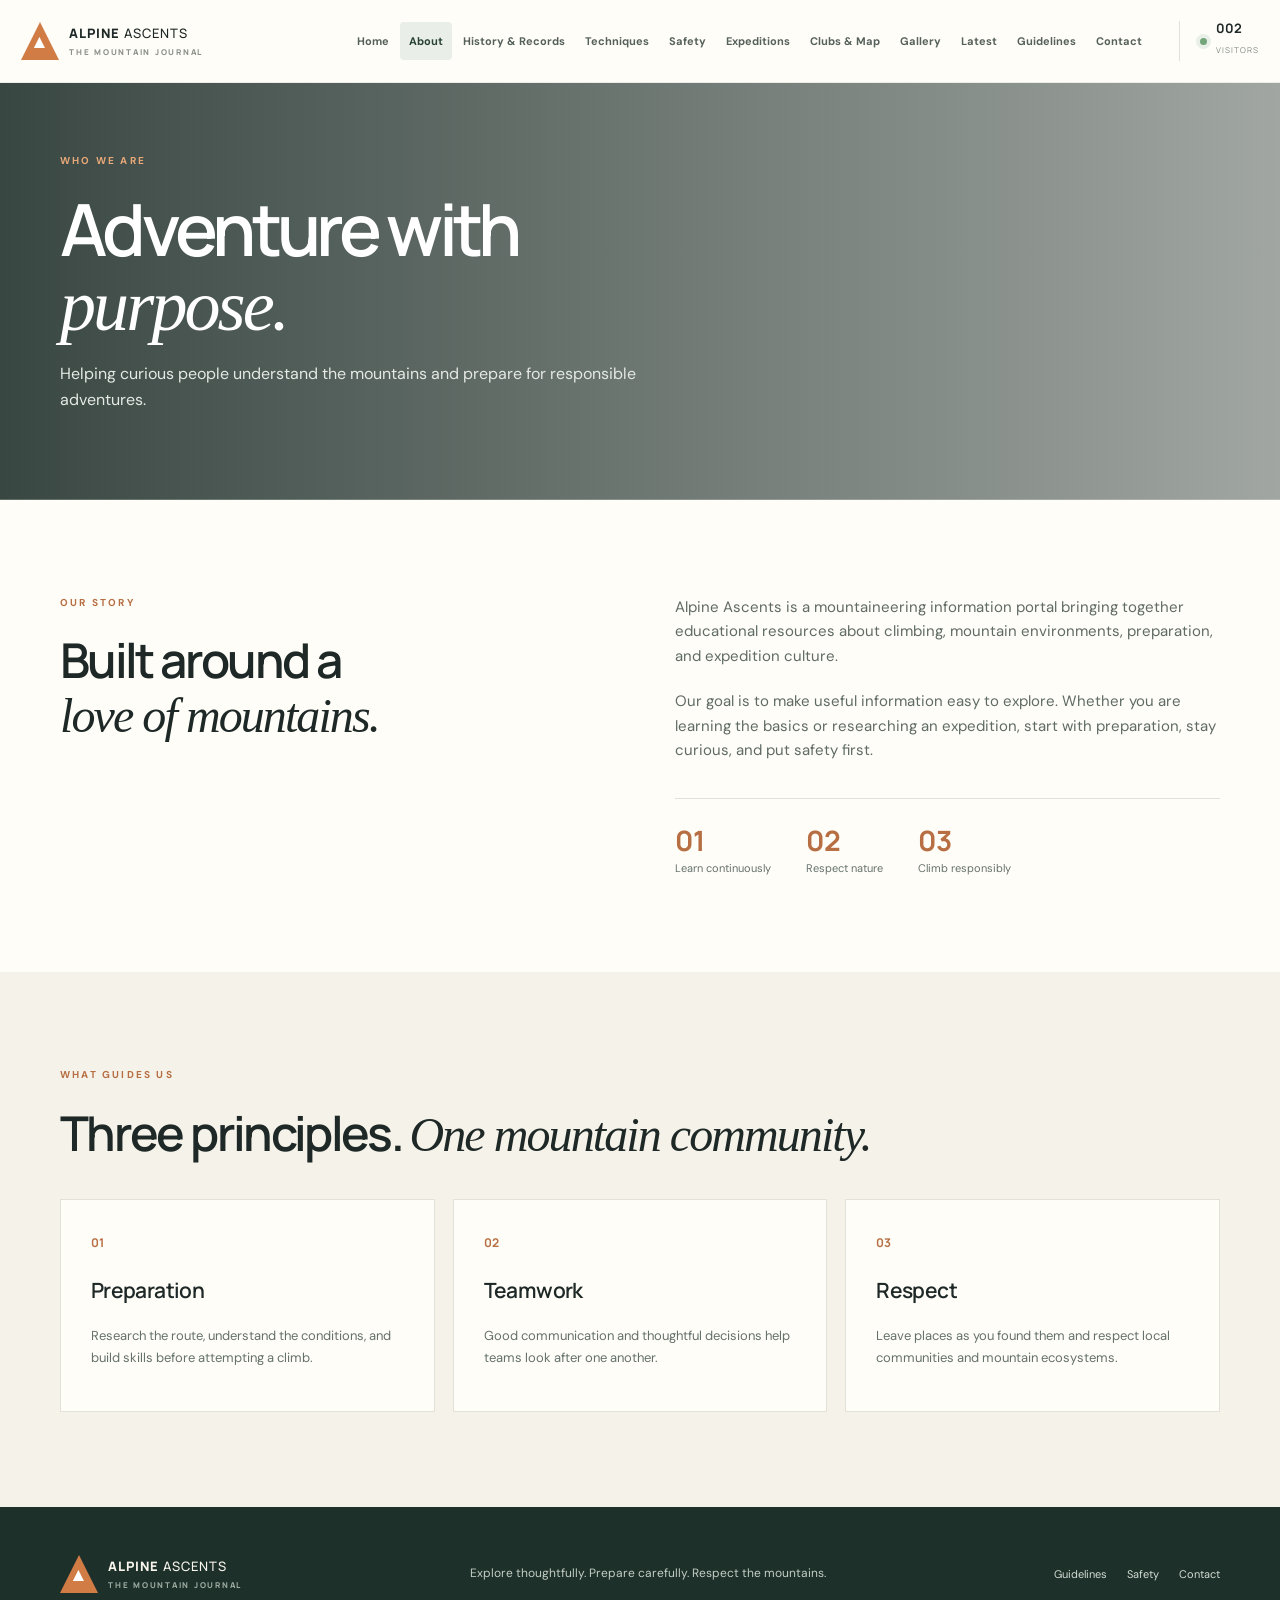
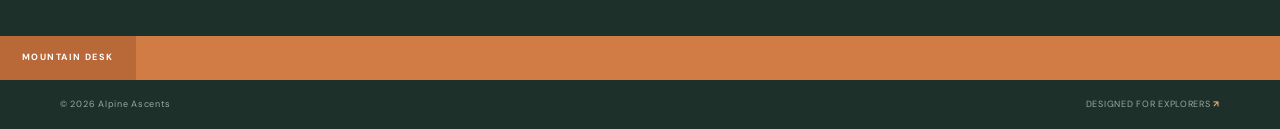
<file: about.html>
<!doctype html>
<html lang="en">
<head>
  <meta charset="utf-8">
  <meta name="viewport" content="width=device-width, initial-scale=1">
  <meta name="description" content="Alpine Ascents mountaineering information and resources website">
  <title>About Us | Alpine Ascents</title>
  <link rel="preconnect" href="https://fonts.googleapis.com">
  <link rel="preconnect" href="https://fonts.gstatic.com" crossorigin>
  <link href="https://fonts.googleapis.com/css2?family=DM+Sans:wght@400;500;600;700&family=Manrope:wght@400;500;600;700;800&display=swap" rel="stylesheet">
  <link rel="stylesheet" href="style.css">
  <script defer src="script.js"></script>
</head>
<body>
<header class="site-header">
  <div class="nav-wrap">
    <a class="brand" href="index.html"><span class="brand-mark">▲</span><span>ALPINE<span class="brand-light">ASCENTS</span><small>THE MOUNTAIN JOURNAL</small></span></a>
    <button class="menu-toggle" id="menu-toggle" aria-label="Open navigation" aria-expanded="false">☰</button>
    <nav class="main-nav" id="main-nav" aria-label="Main navigation"><a href="index.html" class="">Home</a>
<a href="about.html" class="active">About</a>
<a href="history.html" class="">History & Records</a>
<a href="techniques.html" class="">Techniques</a>
<a href="safety.html" class="">Safety</a>
<a href="expeditions.html" class="">Expeditions</a>
<a href="clubs.html" class="">Clubs & Map</a>
<a href="gallery.html" class="">Gallery</a>
<a href="news.html" class="">Latest</a>
<a href="guidelines.html" class="">Guidelines</a>
<a href="contact.html" class="">Contact</a></nav>
    <div class="visitor-box"><span class="visitor-dot"></span><span><b id="visitor-count">001</b><small>VISITORS</small></span></div>
  </div>
</header>
<main>

<section class="page-hero" style="--page-image:url('https://images.unsplash.com/photo-1464278533981-50106e6176b1?auto=format&fit=crop&w=1800&q=85')"><div class="container"><p class="eyebrow">WHO WE ARE</p><h1>Adventure with<br><em>purpose.</em></h1><p>Helping curious people understand the mountains and prepare for responsible adventures.</p></div></section>
<section class="section container two-col"><div><p class="eyebrow dark">OUR STORY</p><h2>Built around a<br><em>love of mountains.</em></h2></div><div class="prose"><p>Alpine Ascents is a mountaineering information portal bringing together educational resources about climbing, mountain environments, preparation, and expedition culture.</p><p>Our goal is to make useful information easy to explore. Whether you are learning the basics or researching an expedition, start with preparation, stay curious, and put safety first.</p><div class="stat-row"><div><strong>01</strong><span>Learn continuously</span></div><div><strong>02</strong><span>Respect nature</span></div><div><strong>03</strong><span>Climb responsibly</span></div></div></div></section>
<section class="section section-soft"><div class="container"><p class="eyebrow dark">WHAT GUIDES US</p><h2>Three principles. <em>One mountain community.</em></h2><div class="values-grid"><article><span class="value-no">01</span><h3>Preparation</h3><p>Research the route, understand the conditions, and build skills before attempting a climb.</p></article><article><span class="value-no">02</span><h3>Teamwork</h3><p>Good communication and thoughtful decisions help teams look after one another.</p></article><article><span class="value-no">03</span><h3>Respect</h3><p>Leave places as you found them and respect local communities and mountain ecosystems.</p></article></div></div></section>

</main>
<footer class="site-footer">
  <div class="container footer-main"><a class="brand brand-footer" href="index.html"><span class="brand-mark">▲</span><span>ALPINE<span class="brand-light">ASCENTS</span><small>THE MOUNTAIN JOURNAL</small></span></a><p>Explore thoughtfully. Prepare carefully. Respect the mountains.</p><div class="footer-links"><a href="guidelines.html">Guidelines</a><a href="safety.html">Safety</a><a href="contact.html">Contact</a></div></div>
  <div class="ticker"><span class="ticker-label">MOUNTAIN DESK</span><div class="ticker-window"><div class="ticker-track" id="ticker-track">Loading local date, time and location… &nbsp; • &nbsp; ALPINE ASCENTS &nbsp; • &nbsp; PLAN RESPONSIBLY &nbsp; • &nbsp;</div></div></div>
  <div class="footer-bottom container"><span>© <span id="year"></span> Alpine Ascents</span><span>DESIGNED FOR EXPLORERS <b>↗</b></span></div>
</footer>
</body>
</html>
</file>
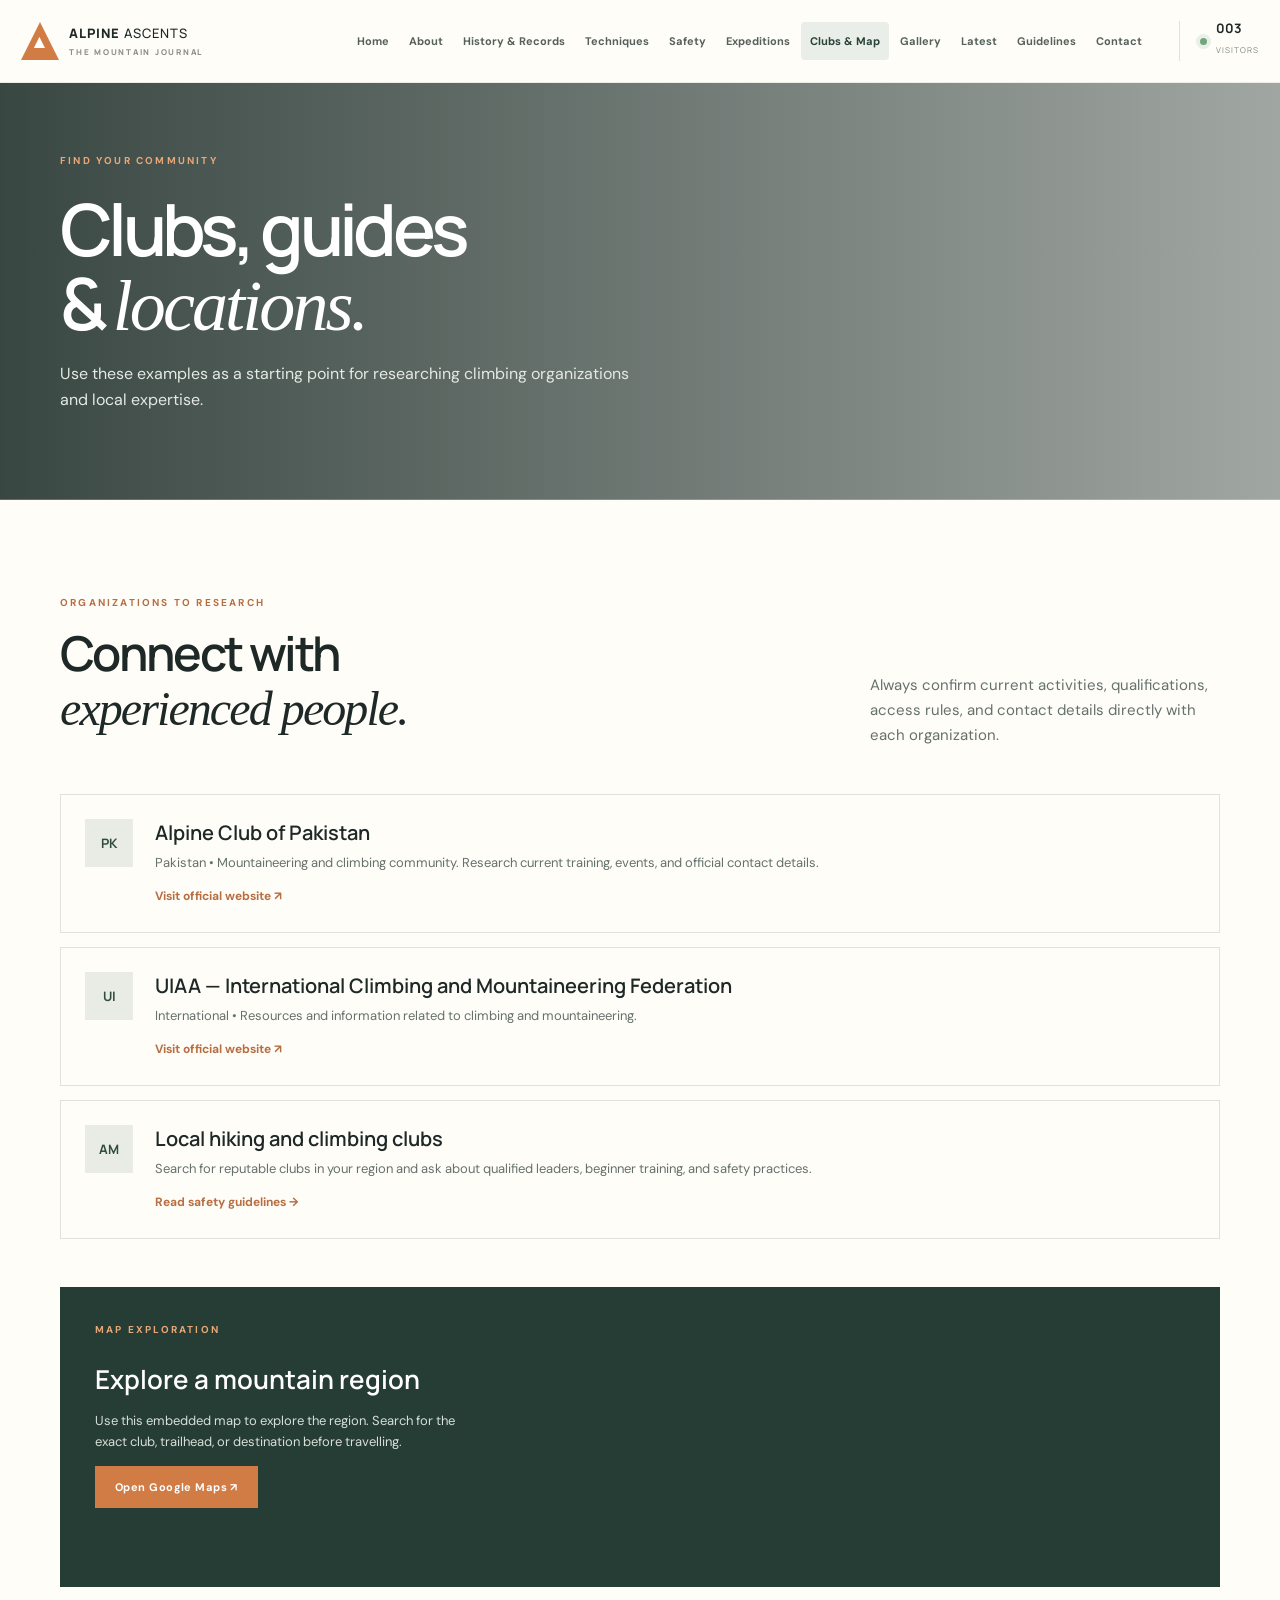
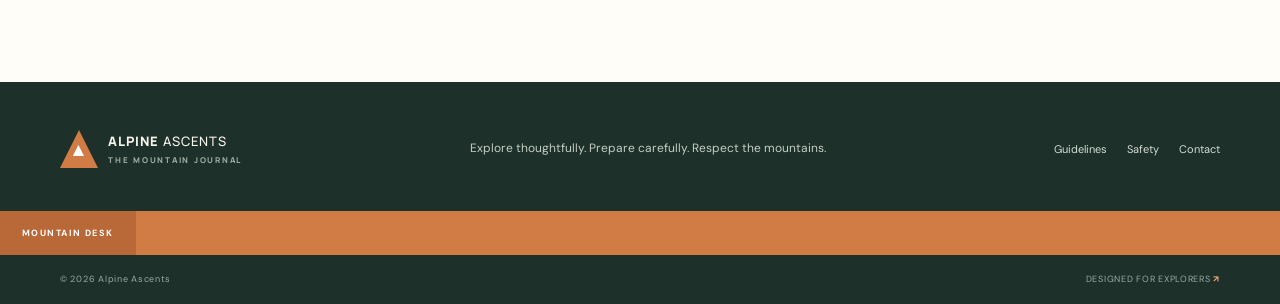
<file: clubs.html>
<!doctype html>
<html lang="en">
<head>
  <meta charset="utf-8">
  <meta name="viewport" content="width=device-width, initial-scale=1">
  <meta name="description" content="Alpine Ascents mountaineering information and resources website">
  <title>Clubs & Locations | Alpine Ascents</title>
  <link rel="preconnect" href="https://fonts.googleapis.com">
  <link rel="preconnect" href="https://fonts.gstatic.com" crossorigin>
  <link href="https://fonts.googleapis.com/css2?family=DM+Sans:wght@400;500;600;700&family=Manrope:wght@400;500;600;700;800&display=swap" rel="stylesheet">
  <link rel="stylesheet" href="style.css">
  <script defer src="script.js"></script>
</head>
<body>
<header class="site-header">
  <div class="nav-wrap">
    <a class="brand" href="index.html"><span class="brand-mark">▲</span><span>ALPINE<span class="brand-light">ASCENTS</span><small>THE MOUNTAIN JOURNAL</small></span></a>
    <button class="menu-toggle" id="menu-toggle" aria-label="Open navigation" aria-expanded="false">☰</button>
    <nav class="main-nav" id="main-nav" aria-label="Main navigation"><a href="index.html" class="">Home</a>
<a href="about.html" class="">About</a>
<a href="history.html" class="">History & Records</a>
<a href="techniques.html" class="">Techniques</a>
<a href="safety.html" class="">Safety</a>
<a href="expeditions.html" class="">Expeditions</a>
<a href="clubs.html" class="active">Clubs & Map</a>
<a href="gallery.html" class="">Gallery</a>
<a href="news.html" class="">Latest</a>
<a href="guidelines.html" class="">Guidelines</a>
<a href="contact.html" class="">Contact</a></nav>
    <div class="visitor-box"><span class="visitor-dot"></span><span><b id="visitor-count">001</b><small>VISITORS</small></span></div>
  </div>
</header>
<main>

<section class="page-hero" style="--page-image:url('https://images.unsplash.com/photo-1464822759023-fed622ff2c3b?auto=format&fit=crop&w=1800&q=85')"><div class="container"><p class="eyebrow">FIND YOUR COMMUNITY</p><h1>Clubs, guides<br>& <em>locations.</em></h1><p>Use these examples as a starting point for researching climbing organizations and local expertise.</p></div></section>
<section class="section container"><div class="section-heading"><div><p class="eyebrow dark">ORGANIZATIONS TO RESEARCH</p><h2>Connect with<br><em>experienced people.</em></h2></div><p class="muted heading-side">Always confirm current activities, qualifications, access rules, and contact details directly with each organization.</p></div><div class="club-list"><article><div class="club-symbol">PK</div><div><h3>Alpine Club of Pakistan</h3><p>Pakistan • Mountaineering and climbing community. Research current training, events, and official contact details.</p><a href="https://www.alpineclub.org.pk/" target="_blank" rel="noopener">Visit official website ↗</a></div></article><article><div class="club-symbol">UI</div><div><h3>UIAA — International Climbing and Mountaineering Federation</h3><p>International • Resources and information related to climbing and mountaineering.</p><a href="https://www.theuiaa.org/" target="_blank" rel="noopener">Visit official website ↗</a></div></article><article><div class="club-symbol">AM</div><div><h3>Local hiking and climbing clubs</h3><p>Search for reputable clubs in your region and ask about qualified leaders, beginner training, and safety practices.</p><a href="guidelines.html">Read safety guidelines →</a></div></article></div><div class="map-panel"><div><p class="eyebrow">MAP EXPLORATION</p><h3>Explore a mountain region</h3><p>Use this embedded map to explore the region. Search for the exact club, trailhead, or destination before travelling.</p><a class="btn btn-primary" href="https://www.google.com/maps/search/mountaineering+clubs+Pakistan/" target="_blank" rel="noopener">Open Google Maps ↗</a></div><iframe title="Map showing northern Pakistan" src="https://maps.google.com/maps?q=Gilgit-Baltistan%2C%20Pakistan&t=&z=5&ie=UTF8&iwloc=&output=embed" loading="lazy" referrerpolicy="no-referrer-when-downgrade"></iframe></div></section>

</main>
<footer class="site-footer">
  <div class="container footer-main"><a class="brand brand-footer" href="index.html"><span class="brand-mark">▲</span><span>ALPINE<span class="brand-light">ASCENTS</span><small>THE MOUNTAIN JOURNAL</small></span></a><p>Explore thoughtfully. Prepare carefully. Respect the mountains.</p><div class="footer-links"><a href="guidelines.html">Guidelines</a><a href="safety.html">Safety</a><a href="contact.html">Contact</a></div></div>
  <div class="ticker"><span class="ticker-label">MOUNTAIN DESK</span><div class="ticker-window"><div class="ticker-track" id="ticker-track">Loading local date, time and location… &nbsp; • &nbsp; ALPINE ASCENTS &nbsp; • &nbsp; PLAN RESPONSIBLY &nbsp; • &nbsp;</div></div></div>
  <div class="footer-bottom container"><span>© <span id="year"></span> Alpine Ascents</span><span>DESIGNED FOR EXPLORERS <b>↗</b></span></div>
</footer>
</body>
</html>
</file>
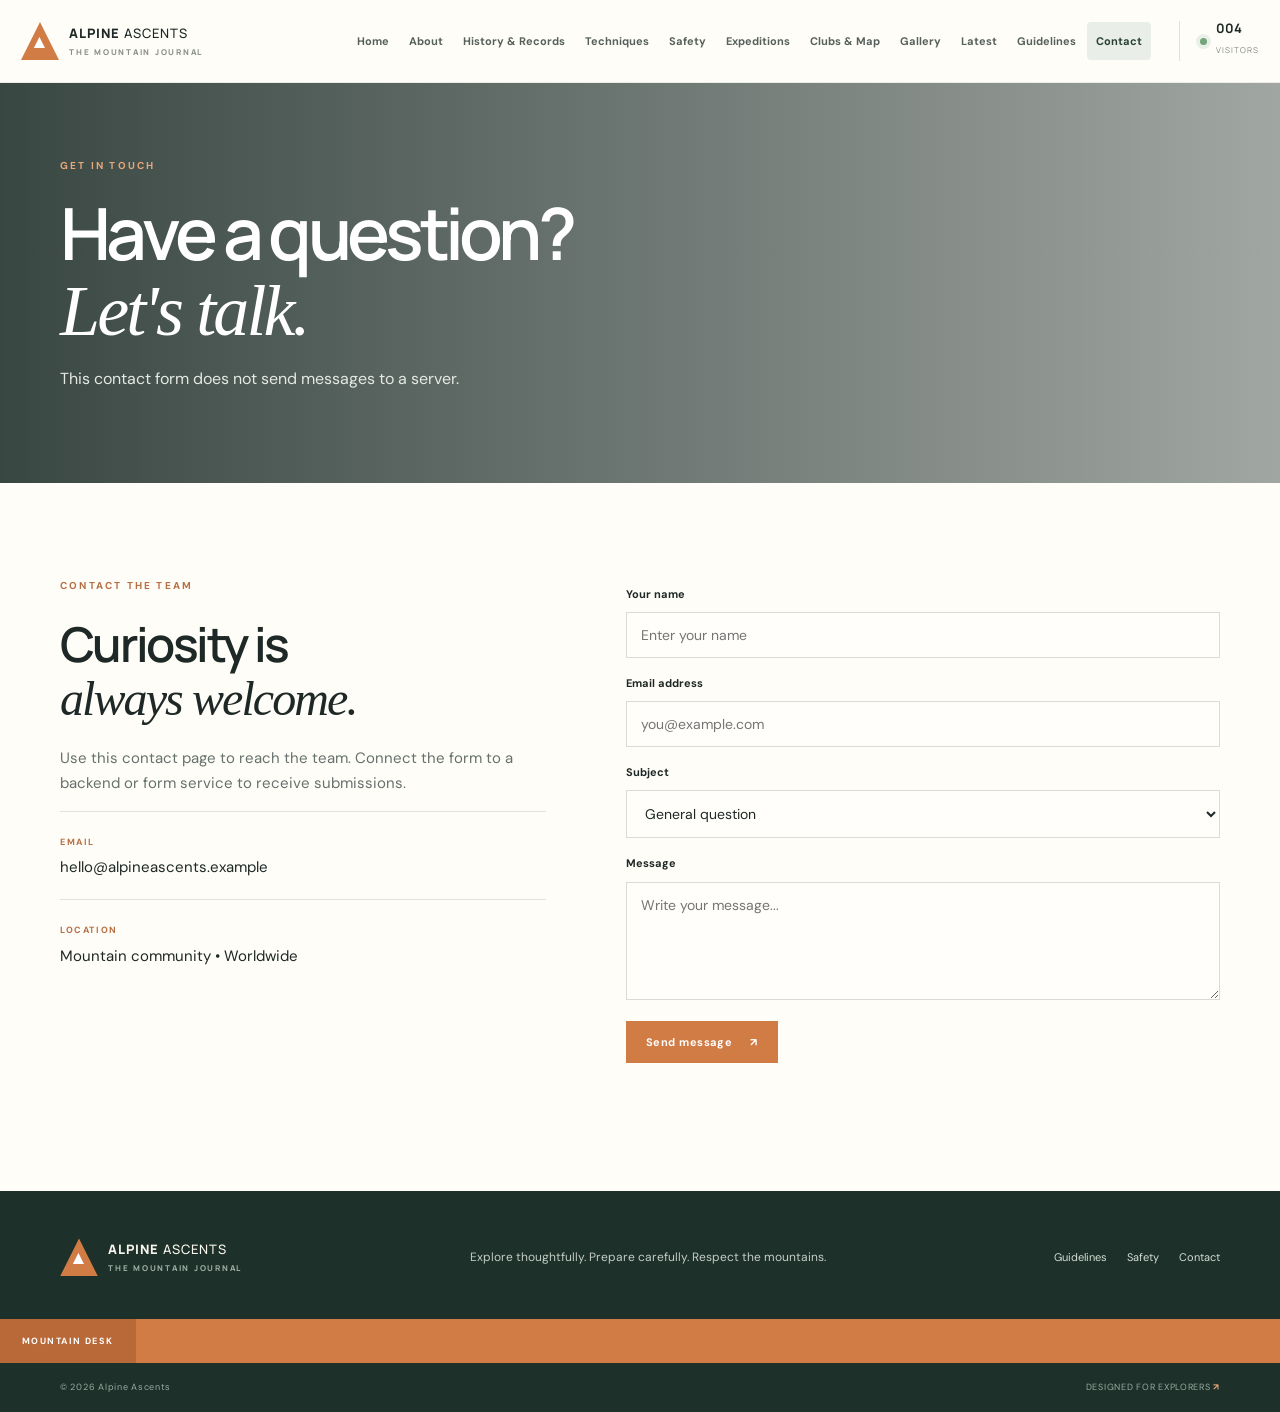
<file: contact.html>
<!doctype html>
<html lang="en">
<head>
  <meta charset="utf-8">
  <meta name="viewport" content="width=device-width, initial-scale=1">
  <meta name="description" content="Alpine Ascents mountaineering information and resources website">
  <title>Contact | Alpine Ascents</title>
  <link rel="preconnect" href="https://fonts.googleapis.com">
  <link rel="preconnect" href="https://fonts.gstatic.com" crossorigin>
  <link href="https://fonts.googleapis.com/css2?family=DM+Sans:wght@400;500;600;700&family=Manrope:wght@400;500;600;700;800&display=swap" rel="stylesheet">
  <link rel="stylesheet" href="style.css">
  <script defer src="script.js"></script>
</head>
<body>
<header class="site-header">
  <div class="nav-wrap">
    <a class="brand" href="index.html"><span class="brand-mark">▲</span><span>ALPINE<span class="brand-light">ASCENTS</span><small>THE MOUNTAIN JOURNAL</small></span></a>
    <button class="menu-toggle" id="menu-toggle" aria-label="Open navigation" aria-expanded="false">☰</button>
    <nav class="main-nav" id="main-nav" aria-label="Main navigation"><a href="index.html" class="">Home</a>
<a href="about.html" class="">About</a>
<a href="history.html" class="">History & Records</a>
<a href="techniques.html" class="">Techniques</a>
<a href="safety.html" class="">Safety</a>
<a href="expeditions.html" class="">Expeditions</a>
<a href="clubs.html" class="">Clubs & Map</a>
<a href="gallery.html" class="">Gallery</a>
<a href="news.html" class="">Latest</a>
<a href="guidelines.html" class="">Guidelines</a>
<a href="contact.html" class="active">Contact</a></nav>
    <div class="visitor-box"><span class="visitor-dot"></span><span><b id="visitor-count">001</b><small>VISITORS</small></span></div>
  </div>
</header>
<main>

<section class="page-hero" style="--page-image:url('https://images.unsplash.com/photo-1464822759023-fed622ff2c3b?auto=format&fit=crop&w=1800&q=85')"><div class="container"><p class="eyebrow">GET IN TOUCH</p><h1>Have a question?<br><em>Let's talk.</em></h1><p>This contact form does not send messages to a server.</p></div></section>
<section class="section container contact-grid"><div><p class="eyebrow dark">CONTACT THE TEAM</p><h2>Curiosity is<br><em>always welcome.</em></h2><p class="muted">Use this contact page to reach the team. Connect the form to a backend or form service to receive submissions.</p><div class="contact-detail"><span>EMAIL</span><p>hello@alpineascents.example</p></div><div class="contact-detail"><span>LOCATION</span><p>Mountain community • Worldwide</p></div></div><form id="contact-form" class="contact-form"><label for="name">Your name</label><input id="name" name="name" placeholder="Enter your name" required><label for="email">Email address</label><input id="email" name="email" type="email" placeholder="you@example.com" required><label for="topic">Subject</label><select id="topic" name="topic"><option>General question</option><option>Website feedback</option><option>Mountaineering information</option></select><label for="message">Message</label><textarea id="message" name="message" rows="5" placeholder="Write your message..." required></textarea><button class="btn btn-primary" type="submit">Send message <span>↗</span></button><p id="form-message" class="form-message" role="status"></p></form></section>

</main>
<footer class="site-footer">
  <div class="container footer-main"><a class="brand brand-footer" href="index.html"><span class="brand-mark">▲</span><span>ALPINE<span class="brand-light">ASCENTS</span><small>THE MOUNTAIN JOURNAL</small></span></a><p>Explore thoughtfully. Prepare carefully. Respect the mountains.</p><div class="footer-links"><a href="guidelines.html">Guidelines</a><a href="safety.html">Safety</a><a href="contact.html">Contact</a></div></div>
  <div class="ticker"><span class="ticker-label">MOUNTAIN DESK</span><div class="ticker-window"><div class="ticker-track" id="ticker-track">Loading local date, time and location… &nbsp; • &nbsp; ALPINE ASCENTS &nbsp; • &nbsp; PLAN RESPONSIBLY &nbsp; • &nbsp;</div></div></div>
  <div class="footer-bottom container"><span>© <span id="year"></span> Alpine Ascents</span><span>DESIGNED FOR EXPLORERS <b>↗</b></span></div>
</footer>
</body>
</html>
</file>
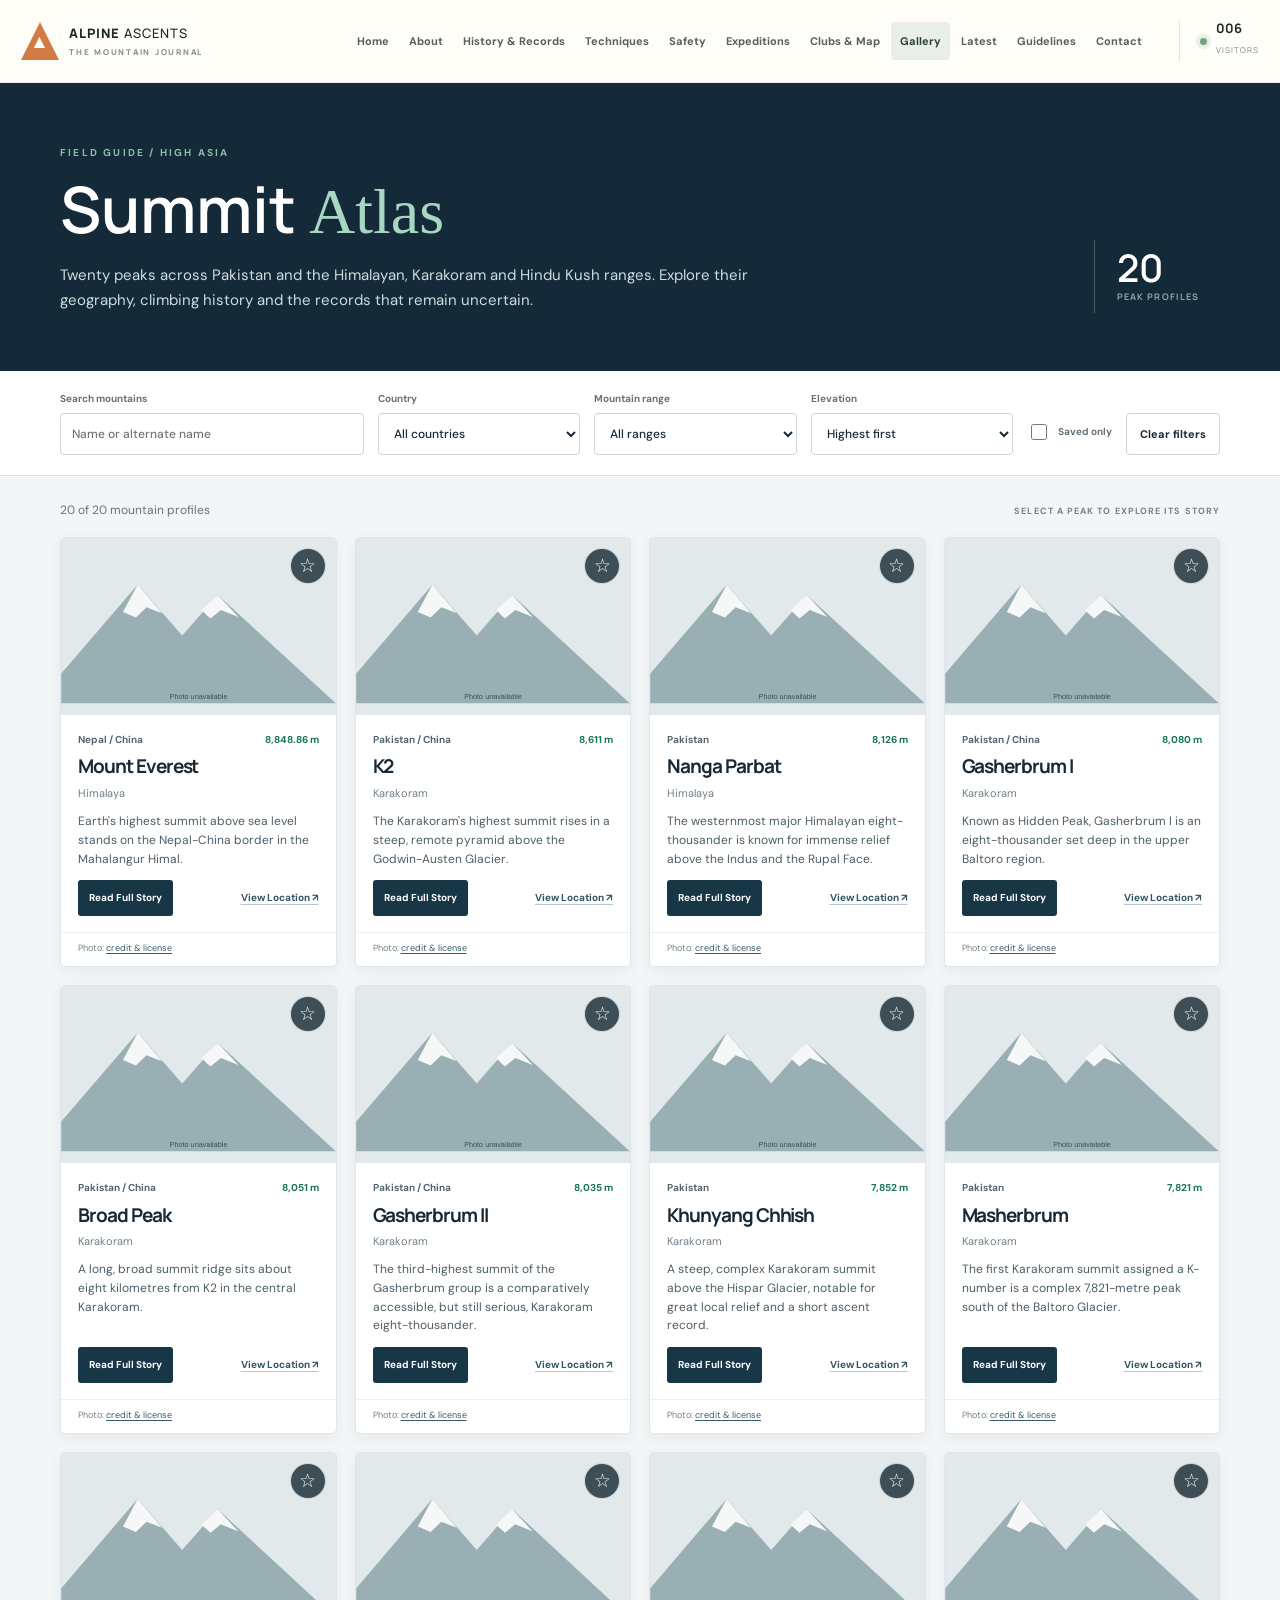
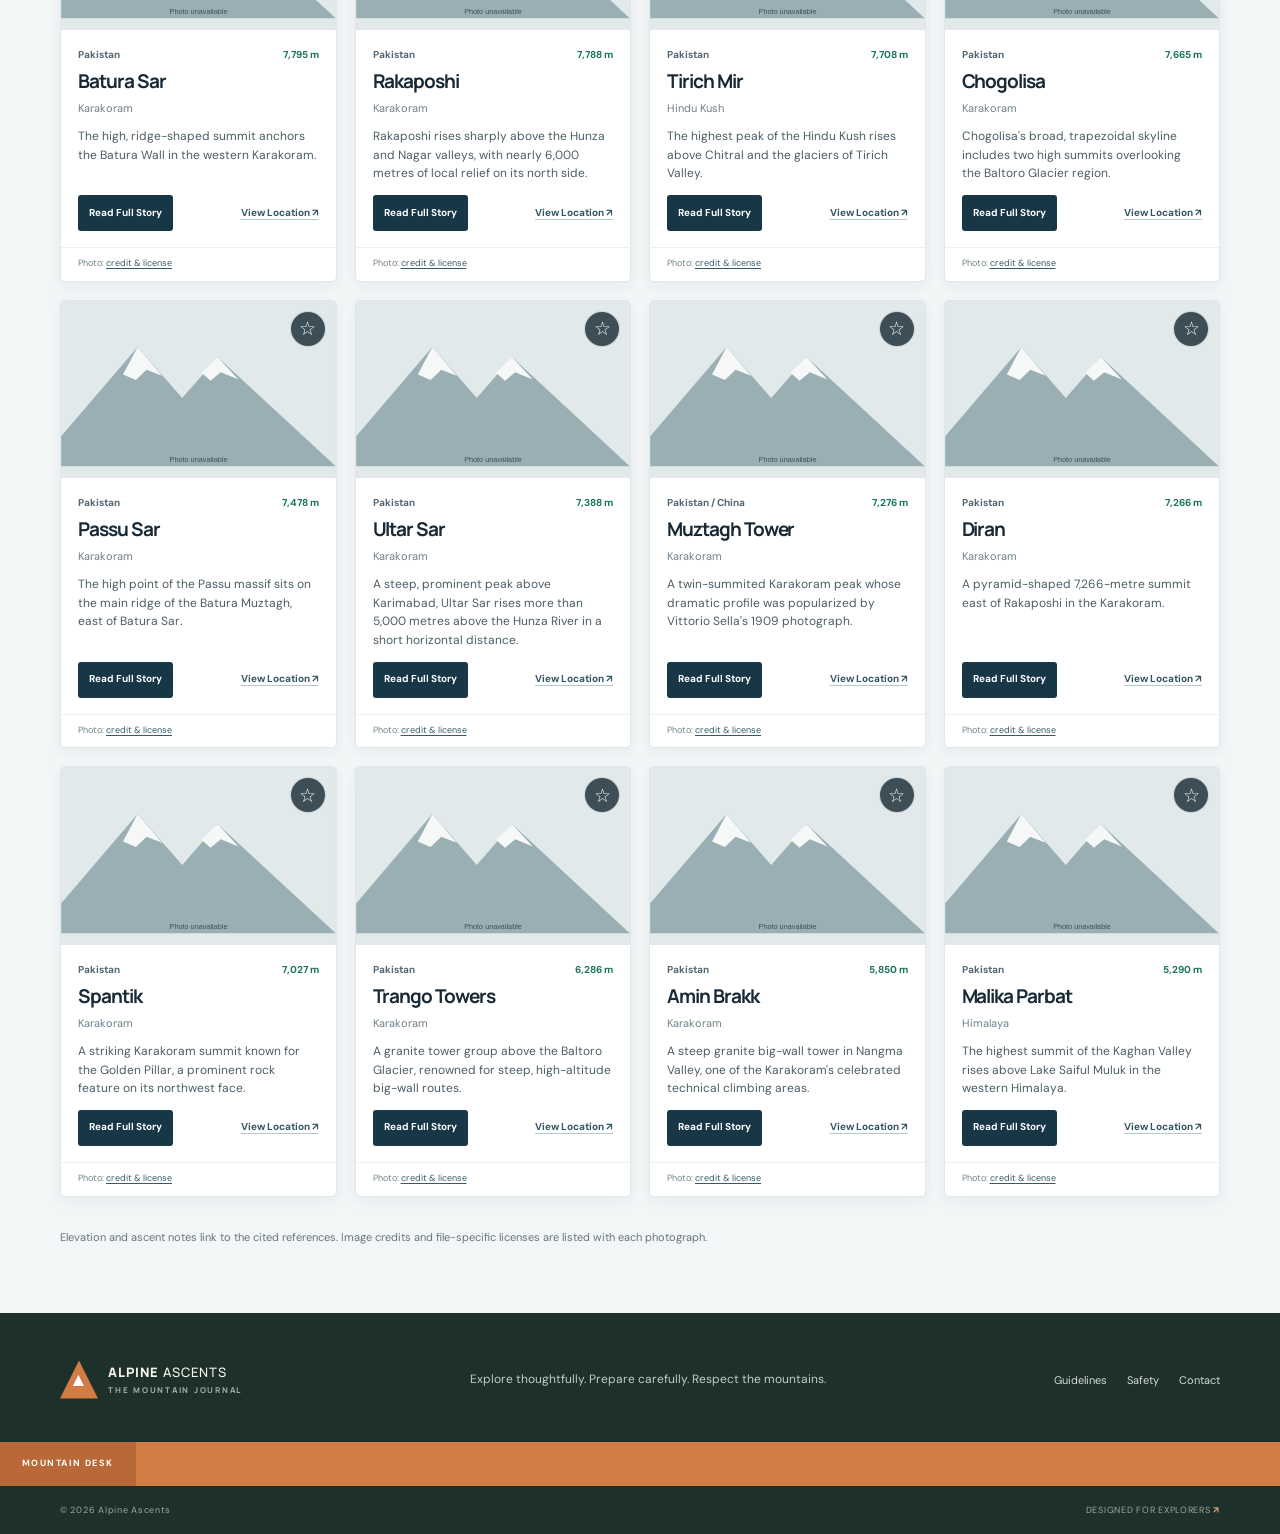
<file: gallery.html>
<!doctype html>
<html lang="en">
  <head>
    <meta charset="utf-8" />
    <meta name="viewport" content="width=device-width, initial-scale=1" />
    <meta
      name="description"
      content="Explore verified mountain profiles from Pakistan and the Himalayan, Karakoram and Hindu Kush ranges."
    />
    <title>Summit Atlas | Alpine Ascents</title>
    <link rel="preconnect" href="https://fonts.googleapis.com" />
    <link rel="preconnect" href="https://fonts.gstatic.com" crossorigin />
    <link
      href="https://fonts.googleapis.com/css2?family=DM+Sans:wght@400;500;600;700&family=Manrope:wght@400;500;600;700;800&display=swap"
      rel="stylesheet"
    />
    <link rel="stylesheet" href="style.css" />
    <script defer src="script.js"></script>
  </head>
  <body>
    <header class="site-header">
      <div class="nav-wrap">
        <a class="brand" href="index.html"
          ><span class="brand-mark">▲</span
          ><span
            >ALPINE<span class="brand-light">ASCENTS</span
            ><small>THE MOUNTAIN JOURNAL</small></span
          ></a
        >
        <button
          class="menu-toggle"
          id="menu-toggle"
          aria-label="Open navigation"
          aria-expanded="false"
        >
          ☰
        </button>
        <nav class="main-nav" id="main-nav" aria-label="Main navigation">
          <a href="index.html" class="">Home</a>
          <a href="about.html" class="">About</a>
          <a href="history.html" class="">History & Records</a>
          <a href="techniques.html" class="">Techniques</a>
          <a href="safety.html" class="">Safety</a>
          <a href="expeditions.html" class="">Expeditions</a>
          <a href="clubs.html" class="">Clubs & Map</a>
          <a href="gallery.html" class="active">Gallery</a>
          <a href="news.html" class="">Latest</a>
          <a href="guidelines.html" class="">Guidelines</a>
          <a href="contact.html" class="">Contact</a>
        </nav>
        <div class="visitor-box">
          <span class="visitor-dot"></span
          ><span><b id="visitor-count">001</b><small>VISITORS</small></span>
        </div>
      </div>
    </header>
    <main>
        <section class="atlas-page">
          <section class="atlas-intro">
            <div class="container atlas-intro-inner">
              <div>
                <p class="eyebrow">FIELD GUIDE / HIGH ASIA</p>
                <h1>Summit <em>Atlas</em></h1>
                <p class="atlas-deck">Twenty peaks across Pakistan and the Himalayan, Karakoram and Hindu Kush ranges. Explore their geography, climbing history and the records that remain uncertain.</p>
              </div>
              <div class="atlas-count"><strong id="mountain-total">20</strong><span>PEAK PROFILES</span></div>
            </div>
          </section>
          <section class="atlas-controls" aria-label="Filter mountain profiles">
            <div class="container atlas-controls-inner">
              <label class="atlas-search"><span>Search mountains</span><input id="mountain-search" type="search" placeholder="Name or alternate name" autocomplete="off"></label>
              <label><span>Country</span><select id="country-filter"><option value="">All countries</option></select></label>
              <label><span>Mountain range</span><select id="range-filter"><option value="">All ranges</option></select></label>
              <label><span>Elevation</span><select id="elevation-sort"><option value="high">Highest first</option><option value="low">Lowest first</option></select></label>
              <label class="saved-filter"><input id="saved-only" type="checkbox"><span>Saved only</span></label>
              <button class="atlas-clear" id="clear-filters" type="button">Clear filters</button>
            </div>
          </section>
          <section class="container atlas-results" aria-label="Mountain profiles">
            <div class="atlas-results-heading"><p id="gallery-status" role="status" aria-live="polite">Loading mountain profiles…</p><span>SELECT A PEAK TO EXPLORE ITS STORY</span></div>
            <div class="mountain-grid" id="mountain-gallery"></div>
            <div class="atlas-empty" id="gallery-empty" hidden><strong>No mountains match those filters.</strong><p>Try a different search or clear the selected filters.</p></div>
          </section>
          <p class="atlas-source-note container">Elevation and ascent notes link to the cited references. Image credits and file-specific licenses are listed with each photograph.</p>
        </section>
    </main>
    <footer class="site-footer">
      <div class="container footer-main">
        <a class="brand brand-footer" href="index.html"
          ><span class="brand-mark">▲</span
          ><span
            >ALPINE<span class="brand-light">ASCENTS</span
            ><small>THE MOUNTAIN JOURNAL</small></span
          ></a
        >
        <p>Explore thoughtfully. Prepare carefully. Respect the mountains.</p>
        <div class="footer-links">
          <a href="guidelines.html">Guidelines</a
          ><a href="safety.html">Safety</a><a href="contact.html">Contact</a>
        </div>
      </div>
      <div class="ticker">
        <span class="ticker-label">MOUNTAIN DESK</span>
        <div class="ticker-window">
          <div class="ticker-track" id="ticker-track">
            Loading local date, time and location… &nbsp; • &nbsp; ALPINE
            ASCENTS &nbsp; • &nbsp; PLAN RESPONSIBLY &nbsp; • &nbsp;
          </div>
        </div>
      </div>
      <div class="footer-bottom container">
        <span
          >© <span id="year"></span> Alpine Ascents</span
        ><span>DESIGNED FOR EXPLORERS <b>↗</b></span>
      </div>
    </footer>
  </body>
</html>
</file>
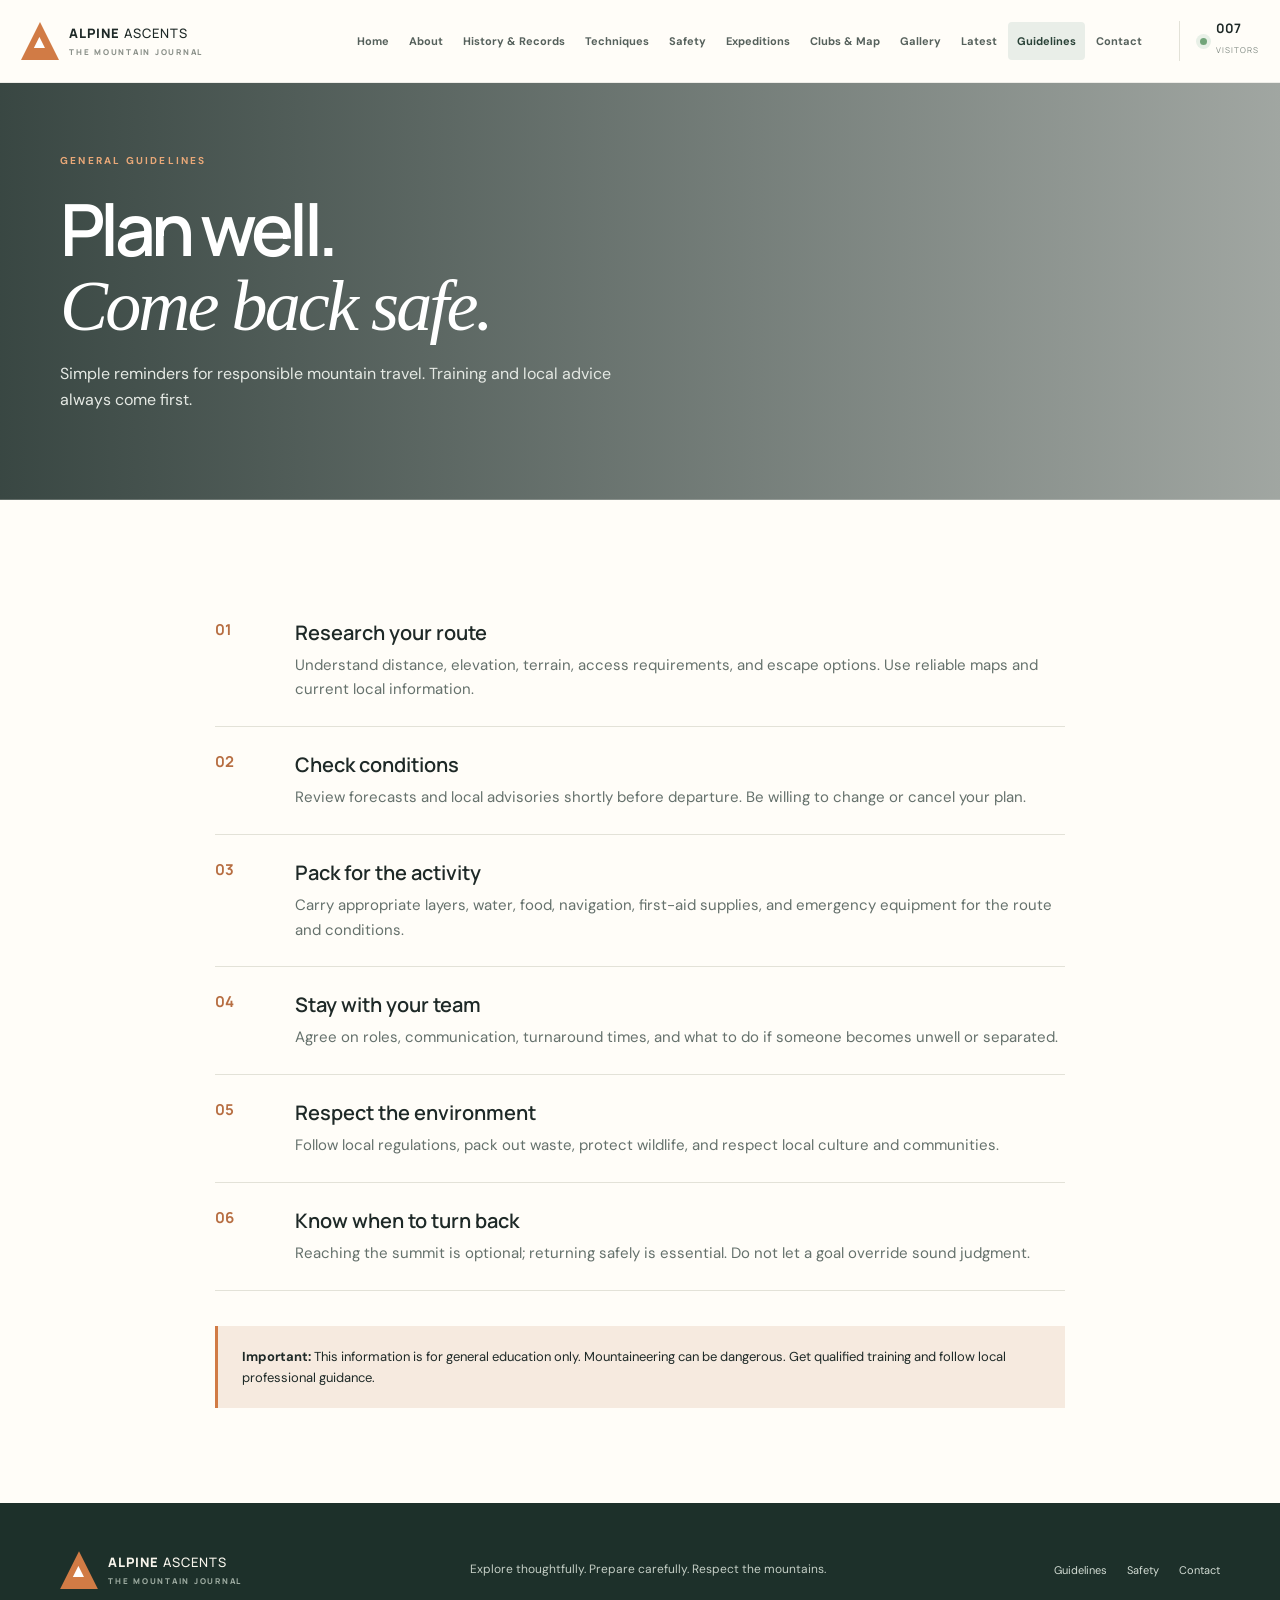
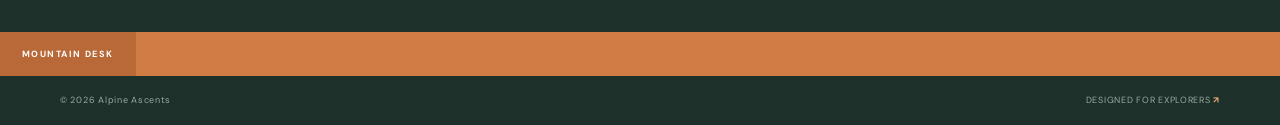
<file: guidelines.html>
<!doctype html>
<html lang="en">
<head>
  <meta charset="utf-8">
  <meta name="viewport" content="width=device-width, initial-scale=1">
  <meta name="description" content="Alpine Ascents mountaineering information and resources website">
  <title>Guidelines | Alpine Ascents</title>
  <link rel="preconnect" href="https://fonts.googleapis.com">
  <link rel="preconnect" href="https://fonts.gstatic.com" crossorigin>
  <link href="https://fonts.googleapis.com/css2?family=DM+Sans:wght@400;500;600;700&family=Manrope:wght@400;500;600;700;800&display=swap" rel="stylesheet">
  <link rel="stylesheet" href="style.css">
  <script defer src="script.js"></script>
</head>
<body>
<header class="site-header">
  <div class="nav-wrap">
    <a class="brand" href="index.html"><span class="brand-mark">▲</span><span>ALPINE<span class="brand-light">ASCENTS</span><small>THE MOUNTAIN JOURNAL</small></span></a>
    <button class="menu-toggle" id="menu-toggle" aria-label="Open navigation" aria-expanded="false">☰</button>
    <nav class="main-nav" id="main-nav" aria-label="Main navigation"><a href="index.html" class="">Home</a>
<a href="about.html" class="">About</a>
<a href="history.html" class="">History & Records</a>
<a href="techniques.html" class="">Techniques</a>
<a href="safety.html" class="">Safety</a>
<a href="expeditions.html" class="">Expeditions</a>
<a href="clubs.html" class="">Clubs & Map</a>
<a href="gallery.html" class="">Gallery</a>
<a href="news.html" class="">Latest</a>
<a href="guidelines.html" class="active">Guidelines</a>
<a href="contact.html" class="">Contact</a></nav>
    <div class="visitor-box"><span class="visitor-dot"></span><span><b id="visitor-count">001</b><small>VISITORS</small></span></div>
  </div>
</header>
<main>

<section class="page-hero" style="--page-image:url('https://images.unsplash.com/photo-1464278533981-50106e6176b1?auto=format&fit=crop&w=1800&q=85')"><div class="container"><p class="eyebrow">GENERAL GUIDELINES</p><h1>Plan well.<br><em>Come back safe.</em></h1><p>Simple reminders for responsible mountain travel. Training and local advice always come first.</p></div></section>
<section class="section container"><div class="guideline-list"><article><span>01</span><div><h3>Research your route</h3><p>Understand distance, elevation, terrain, access requirements, and escape options. Use reliable maps and current local information.</p></div></article><article><span>02</span><div><h3>Check conditions</h3><p>Review forecasts and local advisories shortly before departure. Be willing to change or cancel your plan.</p></div></article><article><span>03</span><div><h3>Pack for the activity</h3><p>Carry appropriate layers, water, food, navigation, first-aid supplies, and emergency equipment for the route and conditions.</p></div></article><article><span>04</span><div><h3>Stay with your team</h3><p>Agree on roles, communication, turnaround times, and what to do if someone becomes unwell or separated.</p></div></article><article><span>05</span><div><h3>Respect the environment</h3><p>Follow local regulations, pack out waste, protect wildlife, and respect local culture and communities.</p></div></article><article><span>06</span><div><h3>Know when to turn back</h3><p>Reaching the summit is optional; returning safely is essential. Do not let a goal override sound judgment.</p></div></article></div><div class="notice"><strong>Important:</strong> This information is for general education only. Mountaineering can be dangerous. Get qualified training and follow local professional guidance.</div></section>

</main>
<footer class="site-footer">
  <div class="container footer-main"><a class="brand brand-footer" href="index.html"><span class="brand-mark">▲</span><span>ALPINE<span class="brand-light">ASCENTS</span><small>THE MOUNTAIN JOURNAL</small></span></a><p>Explore thoughtfully. Prepare carefully. Respect the mountains.</p><div class="footer-links"><a href="guidelines.html">Guidelines</a><a href="safety.html">Safety</a><a href="contact.html">Contact</a></div></div>
  <div class="ticker"><span class="ticker-label">MOUNTAIN DESK</span><div class="ticker-window"><div class="ticker-track" id="ticker-track">Loading local date, time and location… &nbsp; • &nbsp; ALPINE ASCENTS &nbsp; • &nbsp; PLAN RESPONSIBLY &nbsp; • &nbsp;</div></div></div>
  <div class="footer-bottom container"><span>© <span id="year"></span> Alpine Ascents</span><span>DESIGNED FOR EXPLORERS <b>↗</b></span></div>
</footer>
</body>
</html>
</file>
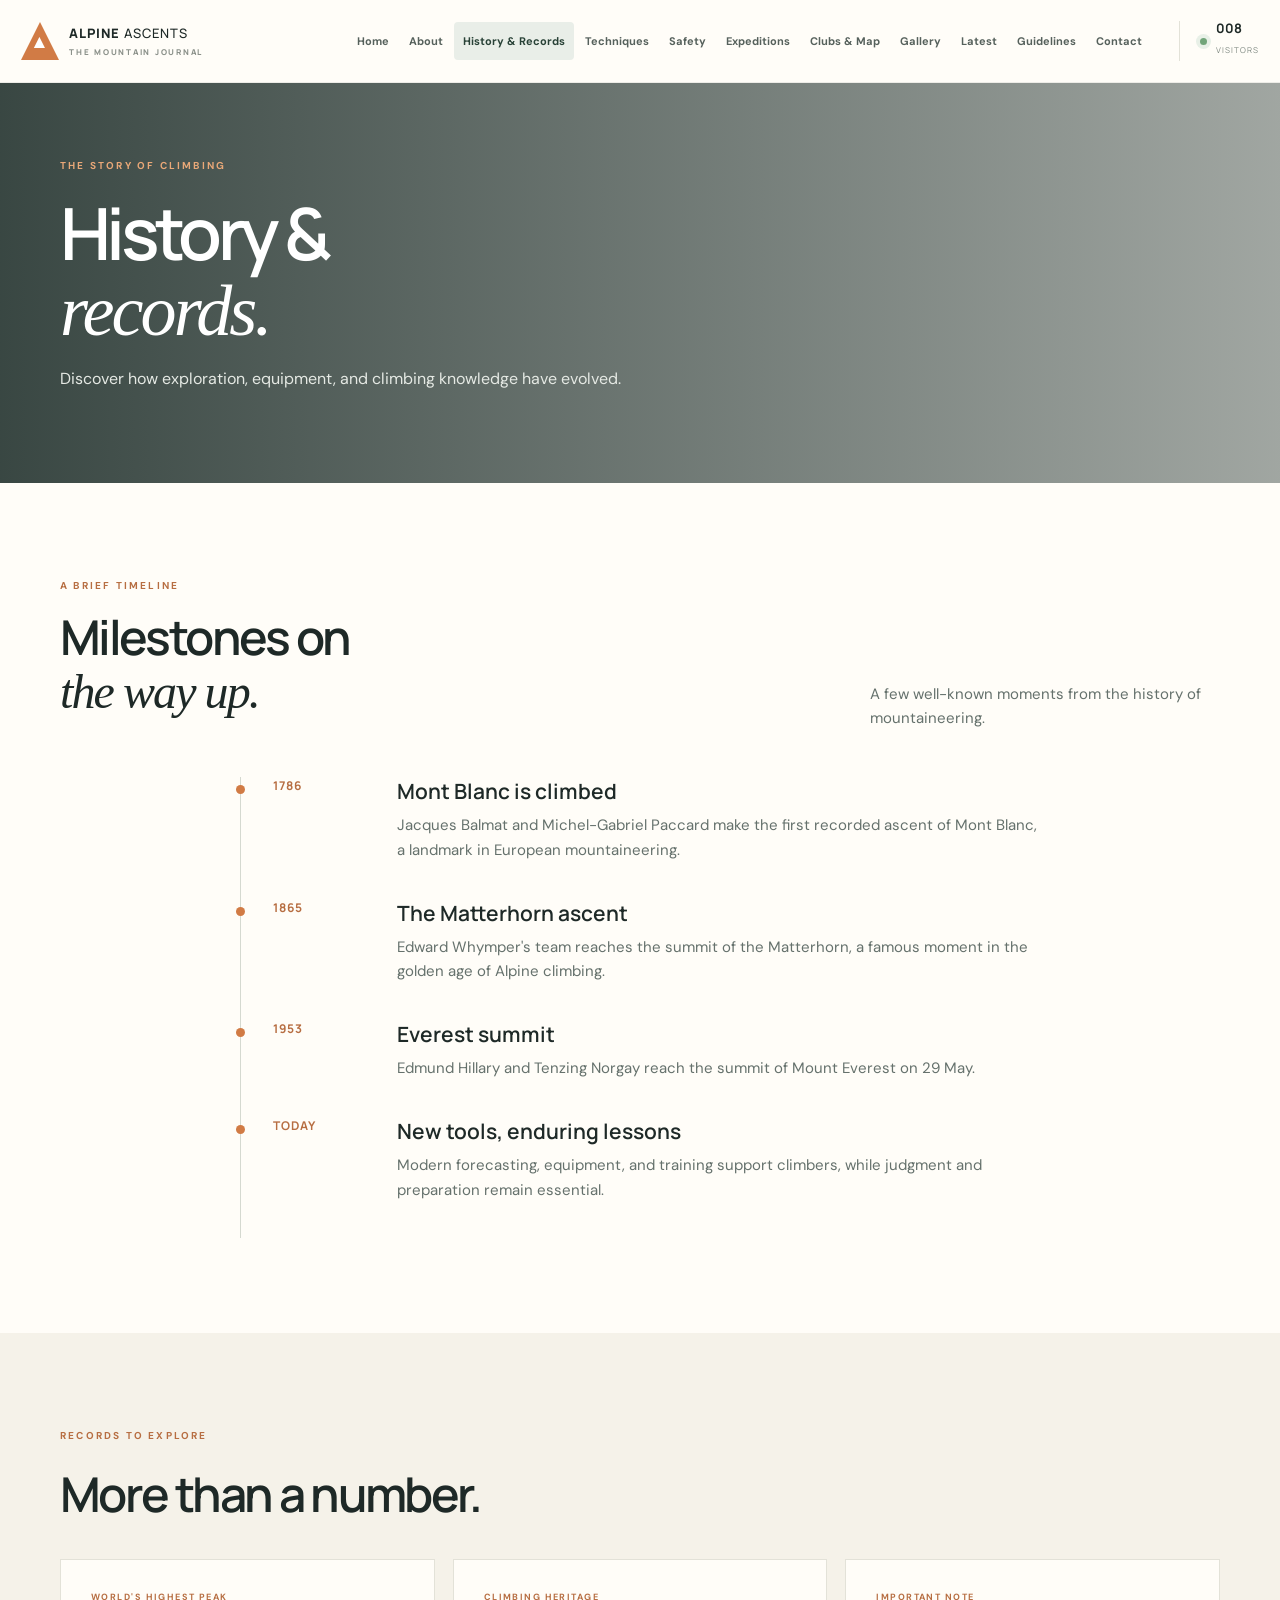
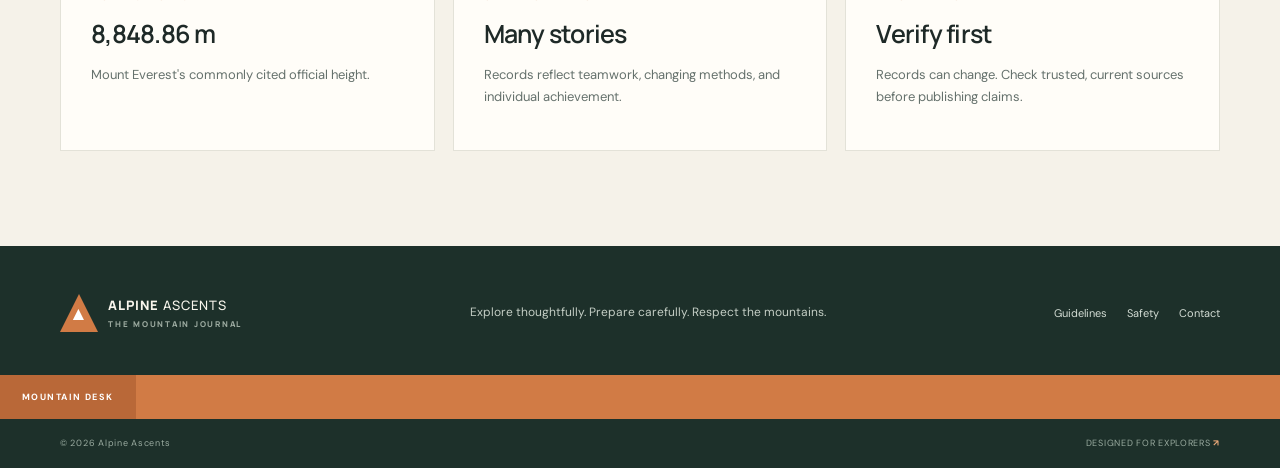
<file: history.html>
<!doctype html>
<html lang="en">
<head>
  <meta charset="utf-8">
  <meta name="viewport" content="width=device-width, initial-scale=1">
  <meta name="description" content="Alpine Ascents mountaineering information and resources website">
  <title>History & Records | Alpine Ascents</title>
  <link rel="preconnect" href="https://fonts.googleapis.com">
  <link rel="preconnect" href="https://fonts.gstatic.com" crossorigin>
  <link href="https://fonts.googleapis.com/css2?family=DM+Sans:wght@400;500;600;700&family=Manrope:wght@400;500;600;700;800&display=swap" rel="stylesheet">
  <link rel="stylesheet" href="style.css">
  <script defer src="script.js"></script>
</head>
<body>
<header class="site-header">
  <div class="nav-wrap">
    <a class="brand" href="index.html"><span class="brand-mark">▲</span><span>ALPINE<span class="brand-light">ASCENTS</span><small>THE MOUNTAIN JOURNAL</small></span></a>
    <button class="menu-toggle" id="menu-toggle" aria-label="Open navigation" aria-expanded="false">☰</button>
    <nav class="main-nav" id="main-nav" aria-label="Main navigation"><a href="index.html" class="">Home</a>
<a href="about.html" class="">About</a>
<a href="history.html" class="active">History & Records</a>
<a href="techniques.html" class="">Techniques</a>
<a href="safety.html" class="">Safety</a>
<a href="expeditions.html" class="">Expeditions</a>
<a href="clubs.html" class="">Clubs & Map</a>
<a href="gallery.html" class="">Gallery</a>
<a href="news.html" class="">Latest</a>
<a href="guidelines.html" class="">Guidelines</a>
<a href="contact.html" class="">Contact</a></nav>
    <div class="visitor-box"><span class="visitor-dot"></span><span><b id="visitor-count">001</b><small>VISITORS</small></span></div>
  </div>
</header>
<main>

<section class="page-hero" style="--page-image:url('https://images.unsplash.com/photo-1464822759023-fed622ff2c3b?auto=format&fit=crop&w=1800&q=85')"><div class="container"><p class="eyebrow">THE STORY OF CLIMBING</p><h1>History &<br><em>records.</em></h1><p>Discover how exploration, equipment, and climbing knowledge have evolved.</p></div></section>
<section class="section container"><div class="section-heading"><div><p class="eyebrow dark">A BRIEF TIMELINE</p><h2>Milestones on<br><em>the way up.</em></h2></div><p class="muted heading-side">A few well-known moments from the history of mountaineering.</p></div><div class="timeline"><article><span>1786</span><div><h3>Mont Blanc is climbed</h3><p>Jacques Balmat and Michel-Gabriel Paccard make the first recorded ascent of Mont Blanc, a landmark in European mountaineering.</p></div></article><article><span>1865</span><div><h3>The Matterhorn ascent</h3><p>Edward Whymper's team reaches the summit of the Matterhorn, a famous moment in the golden age of Alpine climbing.</p></div></article><article><span>1953</span><div><h3>Everest summit</h3><p>Edmund Hillary and Tenzing Norgay reach the summit of Mount Everest on 29 May.</p></div></article><article><span>TODAY</span><div><h3>New tools, enduring lessons</h3><p>Modern forecasting, equipment, and training support climbers, while judgment and preparation remain essential.</p></div></article></div></section>
<section class="section section-soft"><div class="container"><p class="eyebrow dark">RECORDS TO EXPLORE</p><h2>More than a number.</h2><div class="record-grid"><article><span>WORLD'S HIGHEST PEAK</span><strong>8,848.86 m</strong><p>Mount Everest's commonly cited official height.</p></article><article><span>CLIMBING HERITAGE</span><strong>Many stories</strong><p>Records reflect teamwork, changing methods, and individual achievement.</p></article><article><span>IMPORTANT NOTE</span><strong>Verify first</strong><p>Records can change. Check trusted, current sources before publishing claims.</p></article></div></div></section>

</main>
<footer class="site-footer">
  <div class="container footer-main"><a class="brand brand-footer" href="index.html"><span class="brand-mark">▲</span><span>ALPINE<span class="brand-light">ASCENTS</span><small>THE MOUNTAIN JOURNAL</small></span></a><p>Explore thoughtfully. Prepare carefully. Respect the mountains.</p><div class="footer-links"><a href="guidelines.html">Guidelines</a><a href="safety.html">Safety</a><a href="contact.html">Contact</a></div></div>
  <div class="ticker"><span class="ticker-label">MOUNTAIN DESK</span><div class="ticker-window"><div class="ticker-track" id="ticker-track">Loading local date, time and location… &nbsp; • &nbsp; ALPINE ASCENTS &nbsp; • &nbsp; PLAN RESPONSIBLY &nbsp; • &nbsp;</div></div></div>
  <div class="footer-bottom container"><span>© <span id="year"></span> Alpine Ascents</span><span>DESIGNED FOR EXPLORERS <b>↗</b></span></div>
</footer>
</body>
</html>
</file>
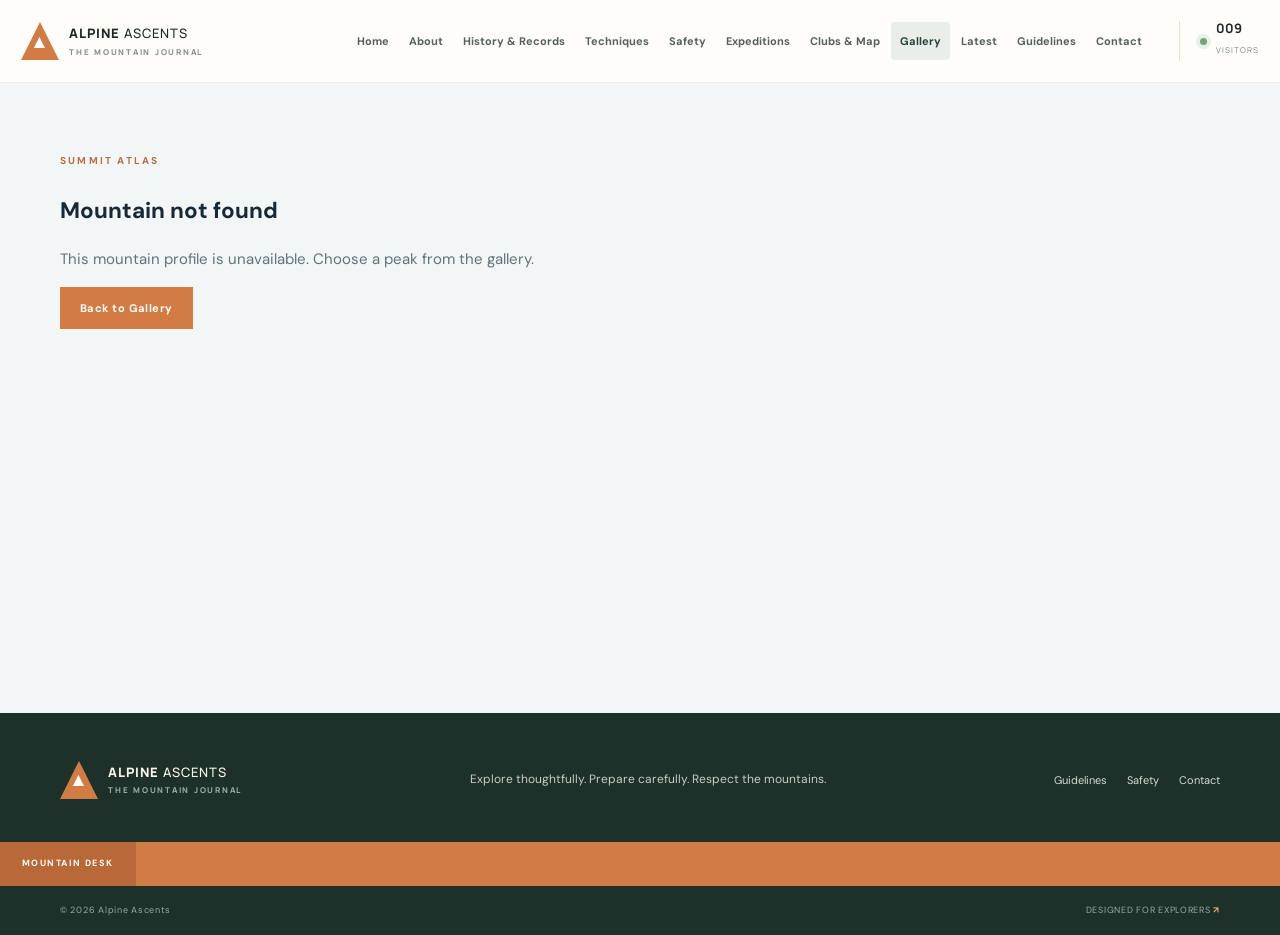
<file: mountain-details.html>
<!doctype html>
<html lang="en">
  <head>
    <meta charset="utf-8" />
    <meta name="viewport" content="width=device-width, initial-scale=1" />
    <meta
      name="description"
      content="Verified mountain geography, climbing history and references from the Summit Atlas."
    />
    <title>Mountain Details | Summit Atlas</title>
    <link rel="preconnect" href="https://fonts.googleapis.com" />
    <link rel="preconnect" href="https://fonts.gstatic.com" crossorigin />
    <link
      href="https://fonts.googleapis.com/css2?family=DM+Sans:wght@400;500;600;700&family=Manrope:wght@400;500;600;700;800&display=swap"
      rel="stylesheet"
    />
    <link rel="stylesheet" href="style.css" />
    <script defer src="script.js"></script>
  </head>
  <body>
    <header class="site-header">
      <div class="nav-wrap">
        <a class="brand" href="index.html"
          ><span class="brand-mark">▲</span
          ><span
            >ALPINE<span class="brand-light">ASCENTS</span
            ><small>THE MOUNTAIN JOURNAL</small></span
          ></a
        >
        <button
          class="menu-toggle"
          id="menu-toggle"
          aria-label="Open navigation"
          aria-expanded="false"
        >
          ☰
        </button>
        <nav class="main-nav" id="main-nav" aria-label="Main navigation">
          <a href="index.html">Home</a>
          <a href="about.html">About</a>
          <a href="history.html">History & Records</a>
          <a href="techniques.html">Techniques</a>
          <a href="safety.html">Safety</a>
          <a href="expeditions.html">Expeditions</a>
          <a href="clubs.html">Clubs & Map</a>
          <a href="gallery.html" class="active">Gallery</a>
          <a href="news.html">Latest</a>
          <a href="guidelines.html">Guidelines</a>
          <a href="contact.html">Contact</a>
        </nav>
        <div class="visitor-box">
          <span class="visitor-dot"></span
          ><span><b id="visitor-count">001</b><small>VISITORS</small></span>
        </div>
      </div>
    </header>
    <main class="details-page" id="mountain-details">
      <section class="container details-error">
        <p class="eyebrow dark">SUMMIT ATLAS</p>
        <h1>Loading mountain profile…</h1>
      </section>
    </main>
    <footer class="site-footer">
      <div class="container footer-main">
        <a class="brand brand-footer" href="index.html"
          ><span class="brand-mark">▲</span
          ><span
            >ALPINE<span class="brand-light">ASCENTS</span
            ><small>THE MOUNTAIN JOURNAL</small></span
          ></a
        >
        <p>Explore thoughtfully. Prepare carefully. Respect the mountains.</p>
        <div class="footer-links">
          <a href="guidelines.html">Guidelines</a
          ><a href="safety.html">Safety</a><a href="contact.html">Contact</a>
        </div>
      </div>
      <div class="ticker">
        <span class="ticker-label">MOUNTAIN DESK</span>
        <div class="ticker-window">
          <div class="ticker-track" id="ticker-track">
            Loading local date, time and location… &nbsp; • &nbsp; ALPINE
            ASCENTS &nbsp; • &nbsp; PLAN RESPONSIBLY &nbsp; • &nbsp;
          </div>
        </div>
      </div>
      <div class="footer-bottom container">
        <span
          >© <span id="year"></span> Alpine Ascents</span
        ><span>DESIGNED FOR EXPLORERS <b>↗</b></span>
      </div>
    </footer>
  </body>
</html>
</file>
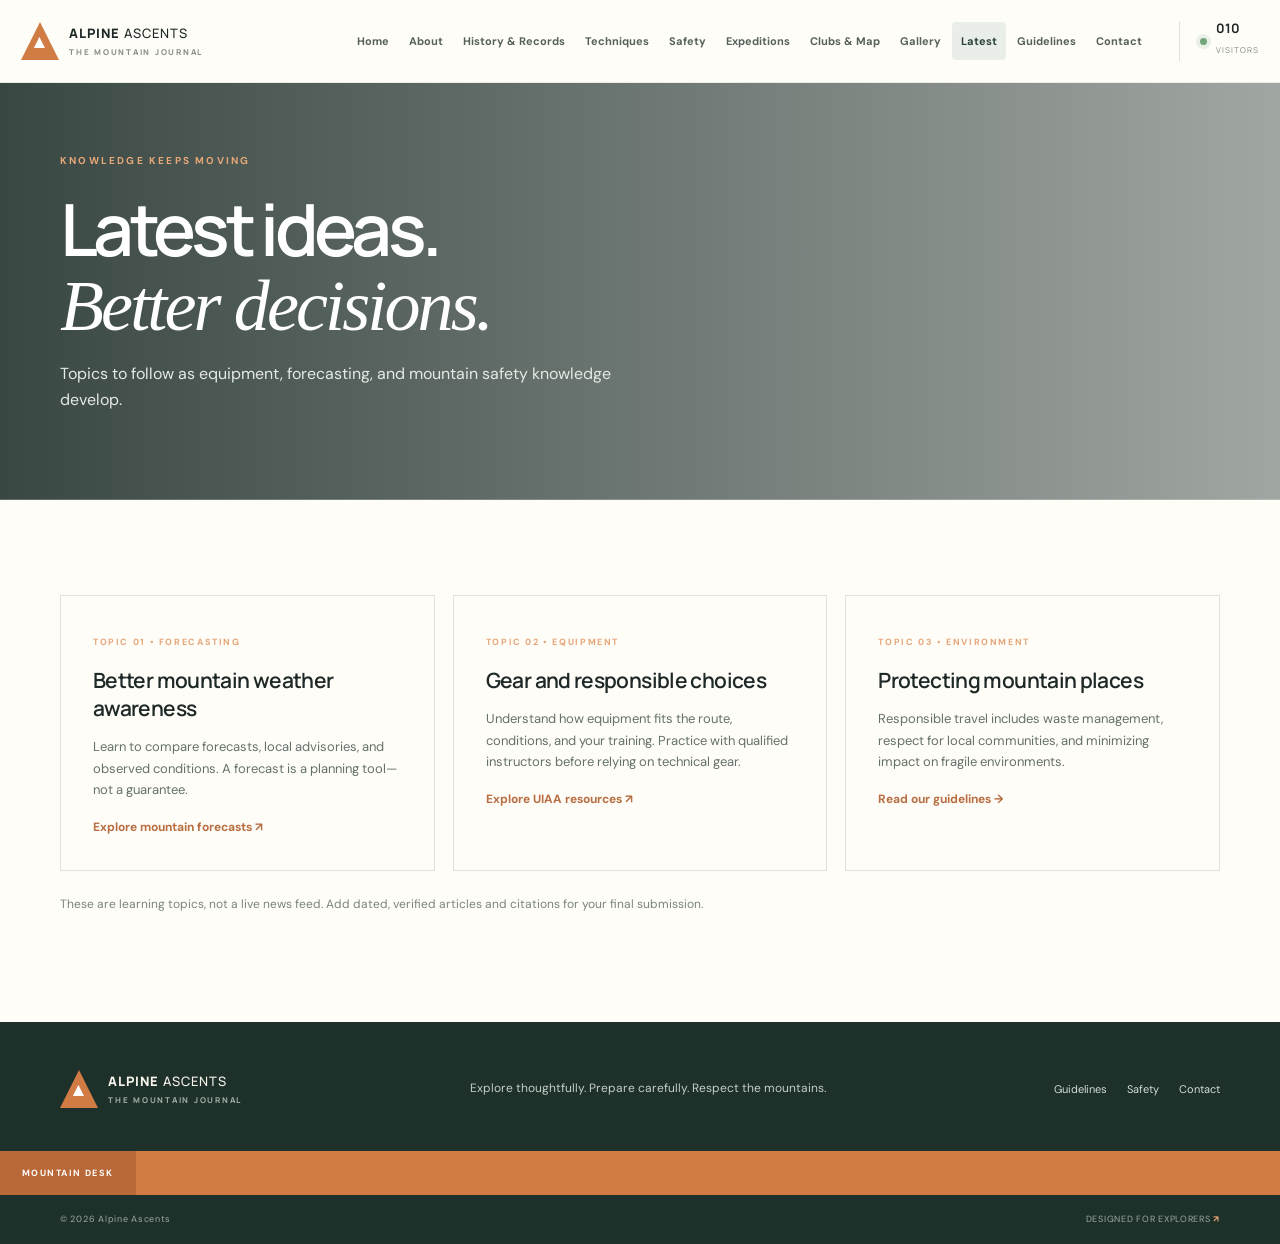
<file: news.html>
<!doctype html>
<html lang="en">
<head>
  <meta charset="utf-8">
  <meta name="viewport" content="width=device-width, initial-scale=1">
  <meta name="description" content="Alpine Ascents mountaineering information and resources website">
  <title>Latest Developments | Alpine Ascents</title>
  <link rel="preconnect" href="https://fonts.googleapis.com">
  <link rel="preconnect" href="https://fonts.gstatic.com" crossorigin>
  <link href="https://fonts.googleapis.com/css2?family=DM+Sans:wght@400;500;600;700&family=Manrope:wght@400;500;600;700;800&display=swap" rel="stylesheet">
  <link rel="stylesheet" href="style.css">
  <script defer src="script.js"></script>
</head>
<body>
<header class="site-header">
  <div class="nav-wrap">
    <a class="brand" href="index.html"><span class="brand-mark">▲</span><span>ALPINE<span class="brand-light">ASCENTS</span><small>THE MOUNTAIN JOURNAL</small></span></a>
    <button class="menu-toggle" id="menu-toggle" aria-label="Open navigation" aria-expanded="false">☰</button>
    <nav class="main-nav" id="main-nav" aria-label="Main navigation"><a href="index.html" class="">Home</a>
<a href="about.html" class="">About</a>
<a href="history.html" class="">History & Records</a>
<a href="techniques.html" class="">Techniques</a>
<a href="safety.html" class="">Safety</a>
<a href="expeditions.html" class="">Expeditions</a>
<a href="clubs.html" class="">Clubs & Map</a>
<a href="gallery.html" class="">Gallery</a>
<a href="news.html" class="active">Latest</a>
<a href="guidelines.html" class="">Guidelines</a>
<a href="contact.html" class="">Contact</a></nav>
    <div class="visitor-box"><span class="visitor-dot"></span><span><b id="visitor-count">001</b><small>VISITORS</small></span></div>
  </div>
</header>
<main>

<section class="page-hero" style="--page-image:url('https://images.unsplash.com/photo-1519681393784-d120267933ba?auto=format&fit=crop&w=1800&q=85')"><div class="container"><p class="eyebrow">KNOWLEDGE KEEPS MOVING</p><h1>Latest ideas.<br><em>Better decisions.</em></h1><p>Topics to follow as equipment, forecasting, and mountain safety knowledge develop.</p></div></section>
<section class="section container"><div class="news-grid"><article class="news-card"><span>TOPIC 01 • FORECASTING</span><h3>Better mountain weather awareness</h3><p>Learn to compare forecasts, local advisories, and observed conditions. A forecast is a planning tool—not a guarantee.</p><a href="https://www.mountain-forecast.com/" target="_blank" rel="noopener">Explore mountain forecasts ↗</a></article><article class="news-card"><span>TOPIC 02 • EQUIPMENT</span><h3>Gear and responsible choices</h3><p>Understand how equipment fits the route, conditions, and your training. Practice with qualified instructors before relying on technical gear.</p><a href="https://www.theuiaa.org/" target="_blank" rel="noopener">Explore UIAA resources ↗</a></article><article class="news-card"><span>TOPIC 03 • ENVIRONMENT</span><h3>Protecting mountain places</h3><p>Responsible travel includes waste management, respect for local communities, and minimizing impact on fragile environments.</p><a href="guidelines.html">Read our guidelines →</a></article></div><p class="small-note">These are learning topics, not a live news feed. Add dated, verified articles and citations for your final submission.</p></section>

</main>
<footer class="site-footer">
  <div class="container footer-main"><a class="brand brand-footer" href="index.html"><span class="brand-mark">▲</span><span>ALPINE<span class="brand-light">ASCENTS</span><small>THE MOUNTAIN JOURNAL</small></span></a><p>Explore thoughtfully. Prepare carefully. Respect the mountains.</p><div class="footer-links"><a href="guidelines.html">Guidelines</a><a href="safety.html">Safety</a><a href="contact.html">Contact</a></div></div>
  <div class="ticker"><span class="ticker-label">MOUNTAIN DESK</span><div class="ticker-window"><div class="ticker-track" id="ticker-track">Loading local date, time and location… &nbsp; • &nbsp; ALPINE ASCENTS &nbsp; • &nbsp; PLAN RESPONSIBLY &nbsp; • &nbsp;</div></div></div>
  <div class="footer-bottom container"><span>© <span id="year"></span> Alpine Ascents</span><span>DESIGNED FOR EXPLORERS <b>↗</b></span></div>
</footer>
</body>
</html>
</file>
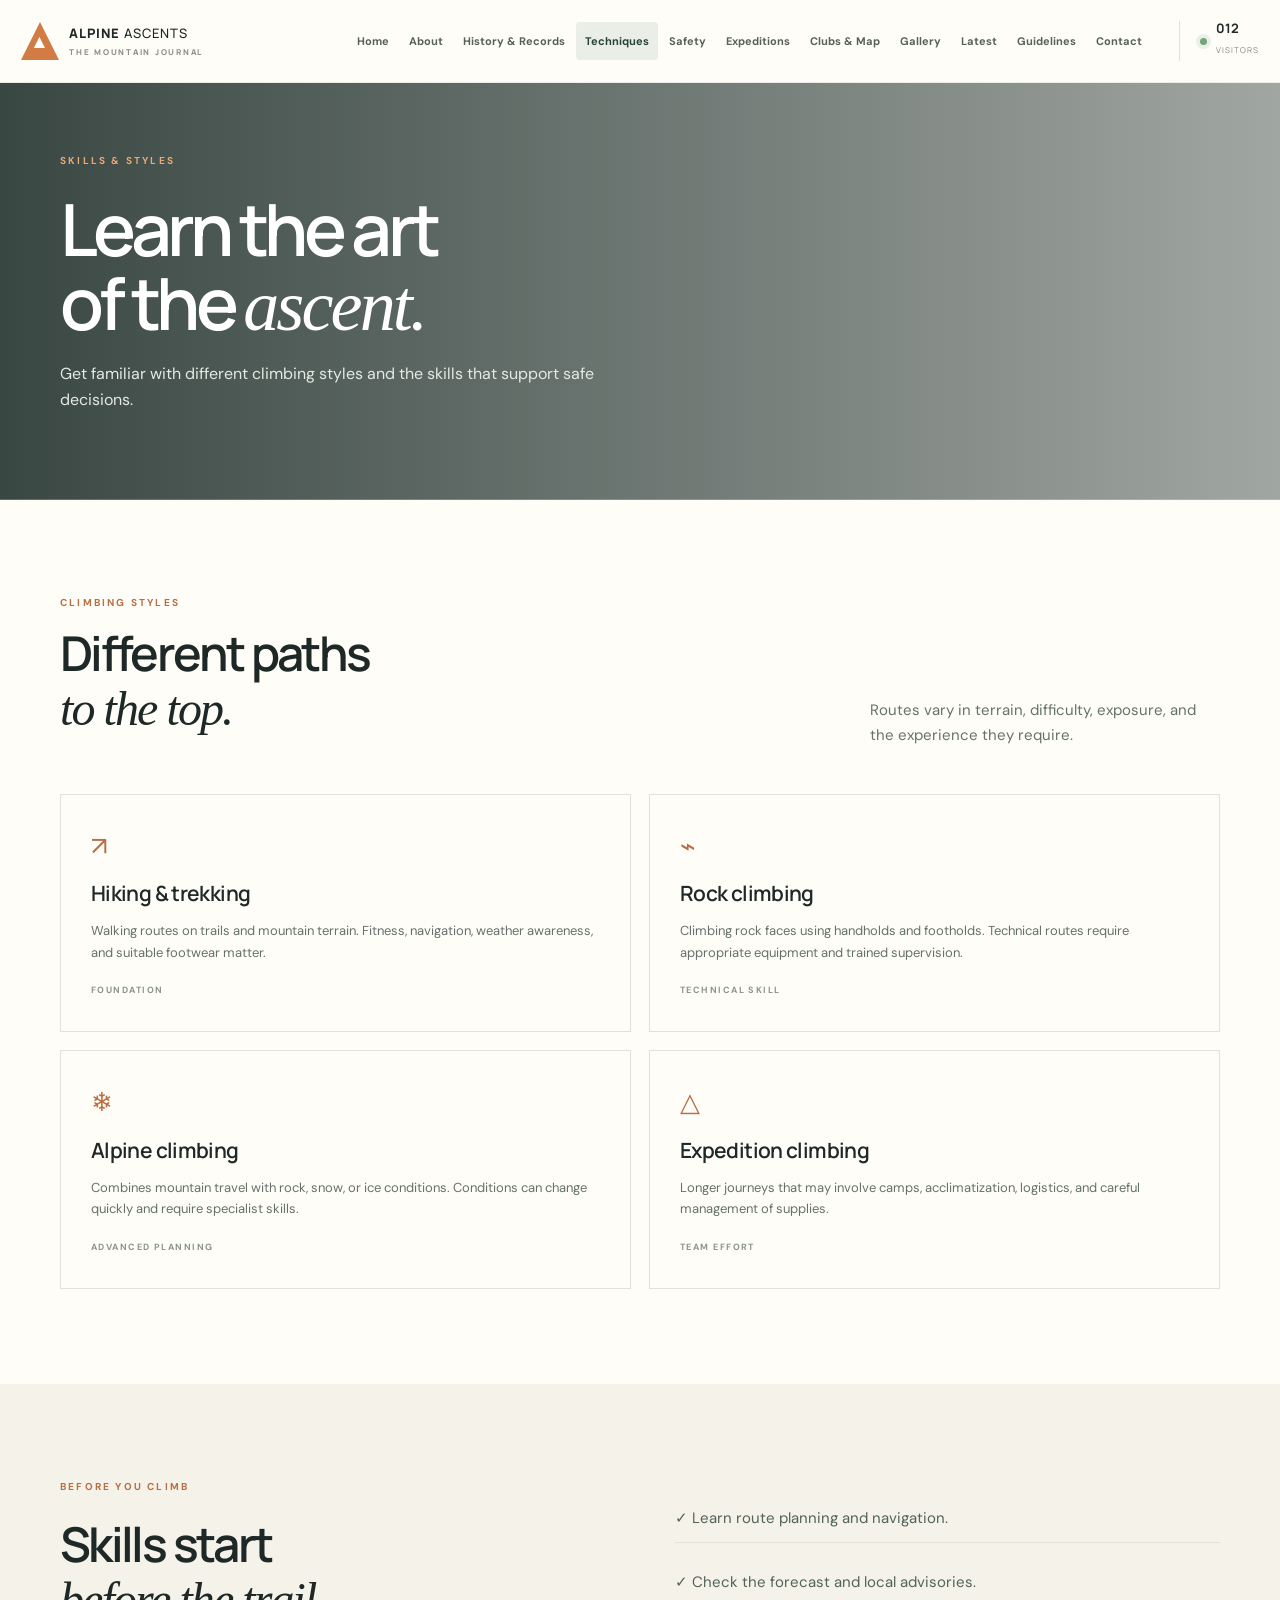
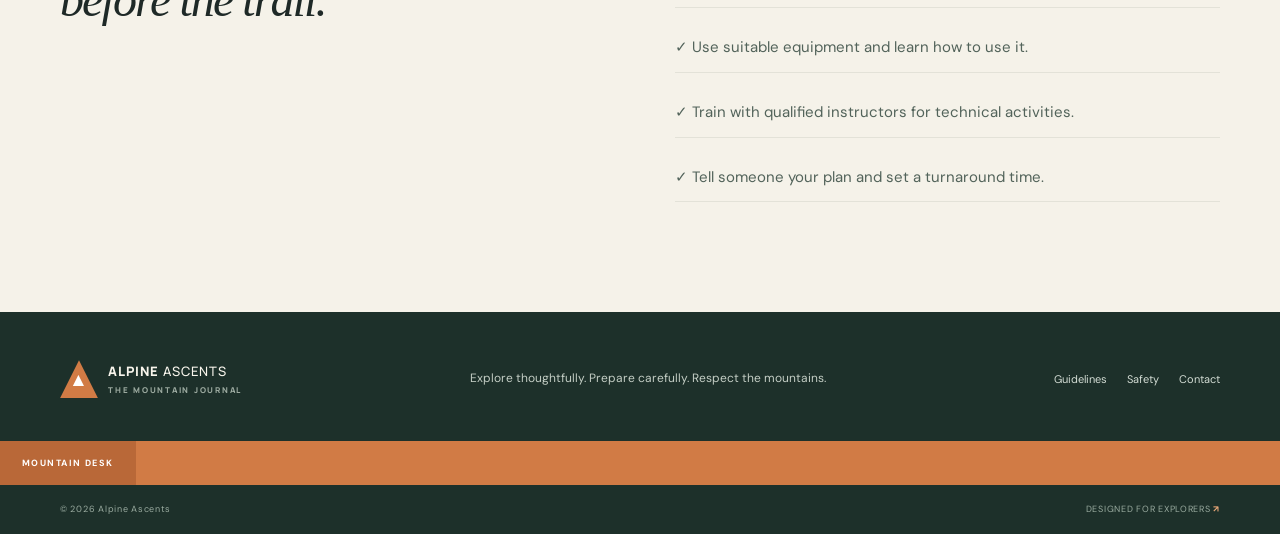
<file: techniques.html>
<!doctype html>
<html lang="en">
<head>
  <meta charset="utf-8">
  <meta name="viewport" content="width=device-width, initial-scale=1">
  <meta name="description" content="Alpine Ascents mountaineering information and resources website">
  <title>Techniques | Alpine Ascents</title>
  <link rel="preconnect" href="https://fonts.googleapis.com">
  <link rel="preconnect" href="https://fonts.gstatic.com" crossorigin>
  <link href="https://fonts.googleapis.com/css2?family=DM+Sans:wght@400;500;600;700&family=Manrope:wght@400;500;600;700;800&display=swap" rel="stylesheet">
  <link rel="stylesheet" href="style.css">
  <script defer src="script.js"></script>
</head>
<body>
<header class="site-header">
  <div class="nav-wrap">
    <a class="brand" href="index.html"><span class="brand-mark">▲</span><span>ALPINE<span class="brand-light">ASCENTS</span><small>THE MOUNTAIN JOURNAL</small></span></a>
    <button class="menu-toggle" id="menu-toggle" aria-label="Open navigation" aria-expanded="false">☰</button>
    <nav class="main-nav" id="main-nav" aria-label="Main navigation"><a href="index.html" class="">Home</a>
<a href="about.html" class="">About</a>
<a href="history.html" class="">History & Records</a>
<a href="techniques.html" class="active">Techniques</a>
<a href="safety.html" class="">Safety</a>
<a href="expeditions.html" class="">Expeditions</a>
<a href="clubs.html" class="">Clubs & Map</a>
<a href="gallery.html" class="">Gallery</a>
<a href="news.html" class="">Latest</a>
<a href="guidelines.html" class="">Guidelines</a>
<a href="contact.html" class="">Contact</a></nav>
    <div class="visitor-box"><span class="visitor-dot"></span><span><b id="visitor-count">001</b><small>VISITORS</small></span></div>
  </div>
</header>
<main>

<section class="page-hero" style="--page-image:url('https://images.unsplash.com/photo-1519681393784-d120267933ba?auto=format&fit=crop&w=1800&q=85')"><div class="container"><p class="eyebrow">SKILLS & STYLES</p><h1>Learn the art<br>of the <em>ascent.</em></h1><p>Get familiar with different climbing styles and the skills that support safe decisions.</p></div></section>
<section class="section container"><div class="section-heading"><div><p class="eyebrow dark">CLIMBING STYLES</p><h2>Different paths<br><em>to the top.</em></h2></div><p class="muted heading-side">Routes vary in terrain, difficulty, exposure, and the experience they require.</p></div><div class="info-grid"><article class="info-card"><div class="card-icon">↗</div><h3>Hiking & trekking</h3><p>Walking routes on trails and mountain terrain. Fitness, navigation, weather awareness, and suitable footwear matter.</p><span>FOUNDATION</span></article><article class="info-card"><div class="card-icon">⌁</div><h3>Rock climbing</h3><p>Climbing rock faces using handholds and footholds. Technical routes require appropriate equipment and trained supervision.</p><span>TECHNICAL SKILL</span></article><article class="info-card"><div class="card-icon">❄</div><h3>Alpine climbing</h3><p>Combines mountain travel with rock, snow, or ice conditions. Conditions can change quickly and require specialist skills.</p><span>ADVANCED PLANNING</span></article><article class="info-card"><div class="card-icon">△</div><h3>Expedition climbing</h3><p>Longer journeys that may involve camps, acclimatization, logistics, and careful management of supplies.</p><span>TEAM EFFORT</span></article></div></section>
<section class="section section-soft"><div class="container two-col"><div><p class="eyebrow dark">BEFORE YOU CLIMB</p><h2>Skills start<br><em>before the trail.</em></h2></div><div class="check-list"><p>✓ Learn route planning and navigation.</p><p>✓ Check the forecast and local advisories.</p><p>✓ Use suitable equipment and learn how to use it.</p><p>✓ Train with qualified instructors for technical activities.</p><p>✓ Tell someone your plan and set a turnaround time.</p></div></div></section>

</main>
<footer class="site-footer">
  <div class="container footer-main"><a class="brand brand-footer" href="index.html"><span class="brand-mark">▲</span><span>ALPINE<span class="brand-light">ASCENTS</span><small>THE MOUNTAIN JOURNAL</small></span></a><p>Explore thoughtfully. Prepare carefully. Respect the mountains.</p><div class="footer-links"><a href="guidelines.html">Guidelines</a><a href="safety.html">Safety</a><a href="contact.html">Contact</a></div></div>
  <div class="ticker"><span class="ticker-label">MOUNTAIN DESK</span><div class="ticker-window"><div class="ticker-track" id="ticker-track">Loading local date, time and location… &nbsp; • &nbsp; ALPINE ASCENTS &nbsp; • &nbsp; PLAN RESPONSIBLY &nbsp; • &nbsp;</div></div></div>
  <div class="footer-bottom container"><span>© <span id="year"></span> Alpine Ascents</span><span>DESIGNED FOR EXPLORERS <b>↗</b></span></div>
</footer>
</body>
</html>
</file>
<file: style.css>
:root {
  --ink: #1e2927;
  --muted: #65716c;
  --cream: #f5f2e9;
  --paper: #fffdf8;
  --orange: #d17b45;
  --green: #263d35;
  --line: #e3e2d8;
  --serif: Georgia, "Times New Roman", serif;
}
* {
  box-sizing: border-box;
}
html {
  scroll-behavior: smooth;
}
body {
  margin: 0;
  background: var(--paper);
  color: var(--ink);
  font-family: "DM Sans", Arial, sans-serif;
  font-size: 15px;
  line-height: 1.65;
}
a {
  color: inherit;
  text-decoration: none;
}
img {
  display: block;
  max-width: 100%;
}
.container {
  width: min(1160px, calc(100% - 48px));
  margin-inline: auto;
}
.site-header {
  height: auto;
  min-height: 82px;
  background: rgba(255, 253, 248, 0.97);
  border-bottom: 1px solid rgba(30, 41, 39, 0.08);
  position: sticky;
  top: 0;
  z-index: 100;
  backdrop-filter: blur(14px);
}
.nav-wrap {
  width: min(1320px, calc(100% - 42px));
  min-height: 82px;
  margin: auto;
  display: flex;
  align-items: center;
  gap: 28px;
}
.brand {
  display: flex;
  align-items: center;
  gap: 10px;
  font-family: Manrope, sans-serif;
  font-weight: 800;
  letter-spacing: 0.08em;
  font-size: 13px;
  line-height: 1.2;
  white-space: nowrap;
}
.brand-mark {
  width: 38px;
  height: 38px;
  background: var(--orange);
  color: white;
  display: grid;
  place-items: center;
  font-size: 19px;
  clip-path: polygon(50% 0, 100% 100%, 0 100%);
}
.brand-light {
  font-weight: 500;
  margin-left: 4px;
}
.brand small {
  display: block;
  font-size: 8px;
  letter-spacing: 0.22em;
  color: #8b918a;
  margin-top: 5px;
}
.main-nav {
  display: flex;
  align-items: center;
  justify-content: center;
  gap: 2px;
  margin-left: auto;
}
.main-nav a {
  padding: 10px 9px;
  color: #56615c;
  font-size: 11px;
  font-weight: 700;
  white-space: nowrap;
  border-radius: 4px;
  transition:
    background 0.2s,
    color 0.2s;
}
.main-nav a:hover,
.main-nav a.active {
  background: #e9eee8;
  color: #294237;
}
.visitor-box {
  display: flex;
  align-items: center;
  gap: 9px;
  border-left: 1px solid var(--line);
  padding-left: 20px;
  font-family: Manrope, sans-serif;
}
.visitor-box b {
  font-size: 13px;
  display: block;
  line-height: 1.2;
}
.visitor-box small {
  font-size: 8px;
  letter-spacing: 0.13em;
  color: #7e8880;
}
.visitor-dot,
.dot {
  display: block;
  width: 7px;
  height: 7px;
  background: #72a57a;
  border-radius: 50%;
  box-shadow: 0 0 0 4px #e8f0e7;
}
.menu-toggle {
  display: none;
  border: 0;
  background: var(--green);
  color: white;
  border-radius: 4px;
  padding: 9px 12px;
  font-size: 20px;
}
.hero {
  min-height: 630px;
  position: relative;
  background-size: cover;
  background-position: center;
  display: flex;
  align-items: center;
  color: white;
  background-image: url("https://images.unsplash.com/photo-1464822759023-fed622ff2c3b?auto=format&fit=crop&w=2000&q=90");
}
.hero-shade {
  position: absolute;
  inset: 0;
  background:
    linear-gradient(
      90deg,
      rgba(15, 29, 27, 0.82),
      rgba(15, 29, 27, 0.36) 58%,
      rgba(15, 29, 27, 0.1)
    ),
    linear-gradient(0deg, rgba(15, 29, 27, 0.35), transparent 35%);
}
.hero-content {
  position: relative;
  padding: 100px 0 120px;
}
.eyebrow {
  font-size: 10px;
  letter-spacing: 0.22em;
  font-weight: 700;
  color: #e9a878;
  margin: 0 0 22px;
}
.eyebrow.dark {
  color: #b76e42;
}
.hero h1,
.page-hero h1 {
  font-family: Manrope, sans-serif;
  font-size: clamp(46px, 7vw, 88px);
  letter-spacing: -0.065em;
  line-height: 1.03;
  font-weight: 600;
  margin: 0 0 22px;
}
.hero h1 span,
.page-hero h1 em,
h2 em {
  font-family: var(--serif);
  font-weight: 400;
  letter-spacing: -0.04em;
}
.hero-copy {
  max-width: 520px;
  color: #e5e8e3;
  font-size: 16px;
}
.hero-actions {
  display: flex;
  gap: 12px;
  margin-top: 30px;
  flex-wrap: wrap;
}
.btn {
  display: inline-flex;
  align-items: center;
  justify-content: center;
  gap: 18px;
  border: 0;
  padding: 14px 20px;
  font:
    700 11px "DM Sans",
    sans-serif;
  letter-spacing: 0.04em;
  cursor: pointer;
  transition:
    transform 0.2s,
    background 0.2s;
}
.btn:hover {
  transform: translateY(-2px);
}
.btn-primary {
  background: var(--orange);
  color: white;
}
.btn-primary:hover {
  background: #b96535;
}
.btn-ghost {
  border: 1px solid rgba(255, 255, 255, 0.55);
  color: white;
}
.btn-light {
  background: var(--paper);
  color: var(--green);
}
.hero-note {
  position: absolute;
  right: 4%;
  bottom: 35px;
  font-size: 9px;
  letter-spacing: 0.2em;
  display: flex;
  align-items: center;
  gap: 10px;
}
.section {
  padding-top: 95px;
  padding-bottom: 95px;
}
.intro-grid,
.two-col {
  display: grid;
  grid-template-columns: 1fr 1fr;
  gap: 70px;
  align-items: start;
}
.intro-grid h2,
h2 {
  font-family: Manrope, sans-serif;
  font-size: clamp(32px, 4vw, 48px);
  line-height: 1.12;
  letter-spacing: -0.055em;
  font-weight: 600;
  margin: 0 0 20px;
}
.muted {
  color: var(--muted);
}
.intro-grid .muted {
  font-size: 17px;
  max-width: 510px;
  margin-top: 12px;
}
.text-link {
  font-size: 12px;
  font-weight: 700;
  color: #b76e42;
  display: inline-flex;
  gap: 18px;
  margin-top: 12px;
}
.section-soft {
  background: var(--cream);
}
.section-heading {
  display: flex;
  justify-content: space-between;
  gap: 40px;
  align-items: end;
  margin-bottom: 38px;
}
.section-heading .eyebrow {
  margin-bottom: 15px;
}
.heading-side {
  max-width: 350px;
  margin-bottom: 8px;
}
.feature-grid {
  display: grid;
  grid-template-columns: repeat(3, 1fr);
  gap: 18px;
}
.feature-card {
  height: 420px;
  position: relative;
  overflow: hidden;
  color: white;
  background: #33453e;
}
.feature-card img {
  width: 100%;
  height: 100%;
  object-fit: cover;
  transition: transform 0.5s;
}
.feature-card:hover img {
  transform: scale(1.06);
}
.feature-card:after {
  content: "";
  position: absolute;
  inset: 0;
  background: linear-gradient(0deg, rgba(13, 25, 23, 0.9), transparent 75%);
}
.feature-overlay {
  position: absolute;
  z-index: 1;
  bottom: 0;
  padding: 28px;
}
.feature-overlay span,
.expedition-body > span,
.news-card > span {
  font-size: 9px;
  letter-spacing: 0.18em;
  color: #e6a578;
  font-weight: 700;
}
.feature-overlay h3 {
  font:
    600 25px Manrope,
    sans-serif;
  letter-spacing: -0.04em;
  margin: 8px 0;
}
.feature-overlay p {
  color: #e0e4df;
  font-size: 13px;
}
.feature-overlay b {
  font-size: 10px;
  letter-spacing: 0.08em;
}
.quote-band {
  background: var(--green);
  color: white;
  padding: 80px 0;
}
.quote-inner {
  max-width: 850px;
}
.quote-inner blockquote {
  font: 400 clamp(29px, 4.5vw, 48px)/1.2 var(--serif);
  letter-spacing: -0.035em;
  margin: 0 0 28px;
}
.page-hero {
  background-image:
    linear-gradient(90deg, rgba(19, 36, 32, 0.84), rgba(19, 36, 32, 0.4)),
    var(--page-image);
  background-size: cover;
  background-position: center;
  min-height: 400px;
  display: flex;
  align-items: center;
  color: white;
  padding: 70px 0;
}
.page-hero h1 {
  font-size: clamp(46px, 6vw, 72px);
  margin-bottom: 18px;
}
.page-hero p:not(.eyebrow) {
  max-width: 580px;
  color: #e5e9e4;
  font-size: 16px;
}
.prose {
  max-width: 620px;
  color: #5f6b64;
}
.prose p {
  margin: 0 0 20px;
}
.prose h3 {
  font:
    600 19px Manrope,
    sans-serif;
  color: var(--ink);
  margin: 24px 0 8px;
}
.stat-row {
  display: flex;
  gap: 35px;
  margin-top: 35px;
  border-top: 1px solid var(--line);
  padding-top: 22px;
}
.stat-row strong {
  display: block;
  font:
    700 28px Manrope,
    sans-serif;
  color: #b76e42;
}
.stat-row span {
  display: block;
  font-size: 11px;
  color: var(--muted);
}
.values-grid,
.record-grid {
  display: grid;
  grid-template-columns: repeat(3, 1fr);
  gap: 18px;
  margin-top: 38px;
}
.values-grid article,
.record-grid article,
.info-card,
.news-card {
  background: var(--paper);
  padding: 30px;
  border: 1px solid var(--line);
}
.value-no {
  color: #b76e42;
  font:
    700 12px Manrope,
    sans-serif;
}
.values-grid h3,
.info-card h3,
.news-card h3,
.record-grid strong {
  font:
    600 21px Manrope,
    sans-serif;
  letter-spacing: -0.03em;
}
.values-grid p,
.info-card p,
.news-card p,
.record-grid p {
  font-size: 13px;
  color: var(--muted);
}
.timeline {
  max-width: 800px;
  margin: 0 auto;
  border-left: 1px solid #d5d9d0;
  padding-left: 32px;
}
.timeline article {
  position: relative;
  display: grid;
  grid-template-columns: 100px 1fr;
  gap: 24px;
  padding: 0 0 36px;
}
.timeline article:before {
  content: "";
  position: absolute;
  width: 9px;
  height: 9px;
  border-radius: 50%;
  background: var(--orange);
  left: -37px;
  top: 8px;
}
.timeline article > span {
  font:
    700 12px Manrope,
    sans-serif;
  color: #b76e42;
  letter-spacing: 0.08em;
}
.timeline h3 {
  margin: 0 0 8px;
  font:
    600 21px Manrope,
    sans-serif;
}
.timeline p {
  margin: 0;
  color: var(--muted);
}
.record-grid article > span {
  display: block;
  color: #b76e42;
  font-size: 9px;
  font-weight: 700;
  letter-spacing: 0.16em;
}
.record-grid strong {
  display: block;
  font-size: 25px;
  margin: 12px 0;
}
.info-grid {
  display: grid;
  grid-template-columns: repeat(2, 1fr);
  gap: 18px;
}
.card-icon {
  font-size: 26px;
  color: #b76e42;
}
.info-card h3 {
  margin: 12px 0;
}
.info-card > span {
  font-size: 9px;
  letter-spacing: 0.16em;
  color: #8a958b;
  font-weight: 700;
}
.check-list p {
  padding: 12px 0;
  border-bottom: 1px solid var(--line);
  color: #52635a;
}
.hazard-grid {
  display: grid;
  grid-template-columns: repeat(2, 1fr);
  gap: 1px;
  background: var(--line);
  border: 1px solid var(--line);
}
.hazard-grid article {
  background: var(--paper);
  padding: 32px;
}
.hazard-grid article > span {
  font:
    700 12px Manrope,
    sans-serif;
  color: #b76e42;
}
.hazard-grid h3 {
  font:
    600 21px Manrope,
    sans-serif;
  margin: 10px 0;
}
.hazard-grid p {
  color: var(--muted);
  margin: 0;
}
.rounded-photo {
  border-radius: 2px;
  margin-top: 24px;
  width: 100%;
  max-height: 340px;
  object-fit: cover;
}
.expedition-grid {
  display: grid;
  grid-template-columns: repeat(3, 1fr);
  gap: 20px;
}
.expedition-card {
  border: 1px solid var(--line);
  background: white;
}
.expedition-card img {
  height: 230px;
  width: 100%;
  object-fit: cover;
}
.expedition-body {
  padding: 24px;
}
.expedition-body h3 {
  font:
    600 22px Manrope,
    sans-serif;
  letter-spacing: -0.04em;
  margin: 9px 0;
}
.expedition-body p {
  font-size: 13px;
  color: var(--muted);
}
.club-list {
  display: grid;
  gap: 14px;
}
.club-list article {
  display: flex;
  gap: 22px;
  padding: 24px;
  border: 1px solid var(--line);
  align-items: flex-start;
}
.club-symbol {
  min-width: 48px;
  height: 48px;
  background: #e8ece5;
  display: grid;
  place-items: center;
  color: #2f4c3f;
  font:
    700 13px Manrope,
    sans-serif;
}
.club-list h3 {
  margin: 0 0 6px;
  font:
    600 20px Manrope,
    sans-serif;
}
.club-list p {
  margin: 0 0 10px;
  color: var(--muted);
  font-size: 13px;
}
.club-list a,
.news-card a {
  font-size: 12px;
  font-weight: 700;
  color: #b76e42;
}
.map-panel {
  display: grid;
  grid-template-columns: 0.8fr 1.2fr;
  margin-top: 48px;
  background: var(--green);
  color: white;
  min-height: 300px;
}
.map-panel > div {
  padding: 35px;
}
.map-panel h3 {
  font:
    600 26px Manrope,
    sans-serif;
  margin: 0;
}
.map-panel p:not(.eyebrow) {
  color: #d7dfd8;
  font-size: 13px;
}
.map-panel iframe {
  width: 100%;
  height: 100%;
  min-height: 300px;
  border: 0;
}
.gallery-grid {
  display: grid;
  grid-template-columns: 1.2fr 1fr 1fr;
  grid-auto-rows: 240px;
  gap: 16px;
}
.gallery-item {
  margin: 0;
  position: relative;
  overflow: hidden;
  background: #d8ddd6;
}
.gallery-item.tall {
  grid-row: span 2;
}
.gallery-item img {
  height: 100%;
  width: 100%;
  object-fit: cover;
  transition: transform 0.4s;
}
.gallery-item:hover img {
  transform: scale(1.05);
}
.gallery-item:after {
  content: "";
  position: absolute;
  inset: 45% 0 0;
  background: linear-gradient(transparent, rgba(15, 30, 26, 0.7));
}
.gallery-item figcaption {
  position: absolute;
  z-index: 1;
  bottom: 15px;
  left: 18px;
  color: white;
  font-size: 10px;
  font-weight: 700;
  letter-spacing: 0.14em;
}
.news-grid {
  display: grid;
  grid-template-columns: repeat(3, 1fr);
  gap: 18px;
}
.news-card {
  padding: 32px;
}
.news-card h3 {
  margin: 14px 0;
}
.small-note {
  font-size: 12px;
  color: #7a847c;
  margin-top: 24px;
}
.guideline-list {
  max-width: 850px;
  margin: auto;
}
.guideline-list article {
  display: grid;
  grid-template-columns: 60px 1fr;
  gap: 20px;
  padding: 24px 0;
  border-bottom: 1px solid var(--line);
}
.guideline-list article > span {
  font:
    700 15px Manrope,
    sans-serif;
  color: #b76e42;
}
.guideline-list h3 {
  font:
    600 20px Manrope,
    sans-serif;
  margin: 0 0 7px;
}
.guideline-list p {
  margin: 0;
  color: var(--muted);
}
.notice {
  max-width: 850px;
  margin: 35px auto 0;
  padding: 20px 24px;
  background: #f6eadf;
  border-left: 3px solid var(--orange);
  font-size: 13px;
}
.contact-grid {
  display: grid;
  grid-template-columns: 0.9fr 1.1fr;
  gap: 80px;
}
.contact-detail {
  border-top: 1px solid var(--line);
  padding: 16px 0;
}
.contact-detail span {
  font-size: 9px;
  letter-spacing: 0.18em;
  color: #b76e42;
  font-weight: 700;
}
.contact-detail p {
  margin: 3px 0;
}
.contact-form {
  display: flex;
  flex-direction: column;
  gap: 9px;
}
.contact-form label {
  font-size: 11px;
  font-weight: 700;
  margin-top: 7px;
}
.contact-form input,
.contact-form select,
.contact-form textarea {
  width: 100%;
  padding: 13px 14px;
  border: 1px solid #d9ddd5;
  background: #fffefb;
  font:
    14px "DM Sans",
    sans-serif;
  color: var(--ink);
  border-radius: 0;
}
.contact-form textarea {
  resize: vertical;
}
.contact-form .btn {
  align-self: flex-start;
  margin-top: 12px;
}
.form-message {
  font-size: 12px;
  color: #2d6743;
}
.site-footer {
  background: #1d302a;
  color: #f8f5ec;
}
.footer-main {
  display: flex;
  align-items: center;
  justify-content: space-between;
  gap: 30px;
  padding-top: 45px;
  padding-bottom: 40px;
}
.footer-main > p {
  color: #c4cec5;
  font-size: 12px;
}
.brand-footer .brand-mark {
  background: var(--orange);
}
.brand-footer small {
  color: #9caaa0;
}
.footer-links {
  display: flex;
  gap: 20px;
  font-size: 11px;
  color: #d4ddd5;
}
.footer-links a:hover {
  color: #f0a777;
}
.ticker {
  height: 44px;
  display: flex;
  align-items: center;
  background: #d17b45;
  color: #fff;
  overflow: hidden;
}
.ticker-label {
  height: 100%;
  display: flex;
  align-items: center;
  padding: 0 22px;
  background: #b96838;
  font-size: 9px;
  letter-spacing: 0.16em;
  font-weight: 700;
  white-space: nowrap;
  z-index: 1;
}
.ticker-window {
  overflow: hidden;
  white-space: nowrap;
  flex: 1;
}
.ticker-track {
  display: inline-block;
  min-width: max-content;
  font-size: 10px;
  letter-spacing: 0.1em;
  animation: ticker 30s linear infinite;
  padding-left: 100%;
}
@keyframes ticker {
  to {
    transform: translateX(-100%);
  }
}
.footer-bottom {
  display: flex;
  justify-content: space-between;
  padding-top: 17px;
  padding-bottom: 17px;
  color: #9aaba0;
  font-size: 9px;
  letter-spacing: 0.08em;
}
.footer-bottom b {
  color: #e9a878;
}
.hero-home {
  background-image: url("https://images.unsplash.com/photo-1464822759023-fed622ff2c3b?auto=format&fit=crop&w=2000&q=90");
}
@media (max-width: 1200px) {
  .nav-wrap {
    gap: 14px;
  }
  .main-nav a {
    padding: 9px 6px;
    font-size: 10px;
  }
  .brand {
    font-size: 11px;
  }
  .visitor-box {
    padding-left: 10px;
  }
  .visitor-box small {
    display: none;
  }
}
@media (max-width: 980px) {
  .nav-wrap {
    flex-wrap: wrap;
    padding: 15px 0;
  }
  .menu-toggle {
    display: block;
    margin-left: auto;
  }
  .visitor-box {
    border: 0;
    padding-left: 0;
  }
  .main-nav {
    display: none;
    order: 5;
    width: 100%;
    margin: 0;
    flex-wrap: wrap;
    justify-content: flex-start;
    padding: 10px 0 4px;
  }
  .main-nav.open {
    display: flex;
  }
  .main-nav a {
    font-size: 12px;
    padding: 9px 11px;
  }
  .feature-grid,
  .expedition-grid,
  .news-grid {
    grid-template-columns: repeat(2, 1fr);
  }
  .feature-card:last-child {
    display: none;
  }
  .contact-grid {
    gap: 40px;
  }
  .footer-main {
    flex-wrap: wrap;
  }
  .footer-main > p {
    order: 3;
    width: 100%;
  }
}
@media (max-width: 680px) {
  .container {
    width: min(100% - 32px, 1160px);
  }
  .nav-wrap {
    width: calc(100% - 28px);
    min-height: 72px;
  }
  .site-header {
    min-height: 72px;
  }
  .brand-mark {
    width: 33px;
    height: 33px;
  }
  .visitor-box {
    display: none;
  }
  .hero {
    min-height: 600px;
    background-position: 58% center;
  }
  .hero-content {
    padding: 80px 0 100px;
  }
  .hero h1 {
    font-size: 53px;
  }
  .hero-copy {
    font-size: 14px;
  }
  .hero-note {
    font-size: 8px;
    right: 16px;
  }
  .section {
    padding-top: 65px;
    padding-bottom: 65px;
  }
  .intro-grid,
  .two-col,
  .contact-grid {
    grid-template-columns: 1fr;
    gap: 24px;
  }
  .section-heading {
    display: block;
  }
  .heading-side {
    margin-top: 15px;
  }
  .feature-grid,
  .expedition-grid,
  .news-grid,
  .values-grid,
  .record-grid,
  .info-grid,
  .hazard-grid {
    grid-template-columns: 1fr;
  }
  .feature-card {
    height: 360px;
  }
  .feature-card:last-child {
    display: block;
  }
  .page-hero {
    min-height: 360px;
    padding: 55px 0;
  }
  .page-hero h1 {
    font-size: 49px;
  }
  .timeline {
    padding-left: 22px;
  }
  .timeline article {
    grid-template-columns: 68px 1fr;
    gap: 12px;
  }
  .timeline article:before {
    left: -27px;
  }
  .timeline h3 {
    font-size: 18px;
  }
  .stat-row {
    gap: 16px;
    justify-content: space-between;
  }
  .stat-row strong {
    font-size: 23px;
  }
  .stat-row span {
    font-size: 10px;
  }
  .map-panel {
    grid-template-columns: 1fr;
  }
  .map-panel iframe {
    min-height: 260px;
  }
  .gallery-grid {
    grid-template-columns: 1fr 1fr;
    grid-auto-rows: 180px;
    gap: 10px;
  }
  .gallery-item.tall {
    grid-row: span 2;
  }
  .gallery-item figcaption {
    left: 10px;
    bottom: 10px;
    font-size: 8px;
  }
  .club-list article {
    padding: 18px;
    gap: 14px;
  }
  .club-symbol {
    min-width: 40px;
    height: 40px;
  }
  .guideline-list article {
    grid-template-columns: 35px 1fr;
    gap: 12px;
  }
  .footer-main {
    padding-top: 35px;
    padding-bottom: 28px;
    gap: 20px;
  }
  .footer-links {
    width: 100%;
    flex-wrap: wrap;
  }
  .footer-bottom {
    gap: 10px;
    flex-direction: column;
  }
  .ticker-label {
    padding: 0 12px;
    font-size: 8px;
  }
  .quote-band {
    padding: 60px 0;
  }
}

.atlas-page {
  --atlas-ink: #172936;
  --atlas-muted: #63727b;
  --atlas-line: #dce3e6;
  --atlas-paper: #f3f6f7;
  --atlas-emerald: #19745d;
  background: var(--atlas-paper);
  color: var(--atlas-ink);
  min-height: 70vh;
  padding-bottom: 56px;
}
.atlas-intro {
  background: #142a38;
  color: #fff;
  padding: 62px 0 58px;
}
.atlas-intro-inner {
  display: flex;
  align-items: end;
  justify-content: space-between;
  gap: 30px;
}
.atlas-intro .eyebrow {
  color: #86c3a9;
  margin-bottom: 14px;
}
.atlas-intro h1 {
  font: 600 clamp(42px, 5vw, 66px)/1.04 Manrope, sans-serif;
  margin: 0;
}
.atlas-intro h1 em {
  color: #a7d6c3;
  font: 400 1em/1.04 Georgia, serif;
}
.atlas-deck {
  color: #d0dbe0;
  max-width: 700px;
  margin: 18px 0 0;
  font-size: 15px;
}
.atlas-count {
  display: grid;
  gap: 4px;
  min-width: 126px;
  border-left: 1px solid rgba(255,255,255,.25);
  padding: 8px 0 8px 22px;
  font-family: Manrope, sans-serif;
}
.atlas-count strong {
  font-size: 38px;
  line-height: 1;
  font-weight: 600;
}
.atlas-count span,
.atlas-results-heading > span {
  color: #93a6af;
  font-size: 9px;
  font-weight: 700;
  letter-spacing: .12em;
}
.atlas-controls {
  background: #fff;
  border-bottom: 1px solid var(--atlas-line);
}
.atlas-controls-inner {
  display: grid;
  grid-template-columns: minmax(210px, 1.5fr) repeat(3, minmax(132px, 1fr)) auto auto;
  align-items: end;
  gap: 14px;
  padding-top: 20px;
  padding-bottom: 20px;
}
.atlas-controls label {
  display: grid;
  gap: 6px;
  color: var(--atlas-muted);
  font-size: 10px;
  font-weight: 700;
}
.atlas-controls input[type="search"],
.atlas-controls select {
  height: 42px;
  min-width: 0;
  border: 1px solid #cbd5da;
  border-radius: 4px;
  padding: 0 11px;
  background: #fff;
  color: var(--atlas-ink);
  font: 500 12px "DM Sans", sans-serif;
}
.atlas-controls input:focus,
.atlas-controls select:focus,
.atlas-controls button:focus-visible,
.mountain-card a:focus-visible,
.mountain-save:focus-visible {
  outline: 2px solid #27856b;
  outline-offset: 2px;
}
.saved-filter {
  display: flex !important;
  align-items: center;
  align-self: center;
  gap: 8px !important;
  padding-top: 18px;
  white-space: nowrap;
  cursor: pointer;
}
.saved-filter input {
  width: 16px;
  height: 16px;
  accent-color: var(--atlas-emerald);
}
.atlas-clear {
  height: 42px;
  border: 1px solid #cbd5da;
  border-radius: 4px;
  padding: 0 13px;
  background: #fff;
  color: var(--atlas-ink);
  font: 700 11px "DM Sans", sans-serif;
  cursor: pointer;
}
.atlas-clear:hover {
  border-color: var(--atlas-emerald);
  color: var(--atlas-emerald);
}
.atlas-results {
  padding-top: 25px;
}
.atlas-results-heading {
  display: flex;
  justify-content: space-between;
  align-items: center;
  gap: 18px;
  margin-bottom: 16px;
}
.atlas-results-heading p {
  color: var(--atlas-muted);
  font-size: 12px;
  margin: 0;
}
.atlas-results-heading > span {
  color: #71838d;
}
.mountain-grid {
  display: grid;
  grid-template-columns: repeat(4, minmax(0, 1fr));
  align-items: stretch;
  gap: 18px;
}
.mountain-card {
  display: flex;
  min-width: 0;
  flex-direction: column;
  overflow: hidden;
  border: 1px solid #e0e6e9;
  border-radius: 5px;
  background: #fff;
  box-shadow: 0 4px 14px rgba(20, 42, 56, .055);
  transition: transform .2s ease, box-shadow .2s ease;
}
.mountain-card:hover {
  transform: translateY(-3px);
  box-shadow: 0 12px 26px rgba(20, 42, 56, .13);
}
.mountain-photo {
  position: relative;
  overflow: hidden;
  background: #dce5e8;
  aspect-ratio: 1.55 / 1;
}
.mountain-photo img {
  width: 100%;
  height: 100%;
  object-fit: cover;
  transition: transform .35s ease;
}
.mountain-card:hover .mountain-photo img {
  transform: scale(1.035);
}
.mountain-save {
  position: absolute;
  top: 10px;
  right: 10px;
  width: 36px;
  height: 36px;
  display: grid;
  place-items: center;
  border: 1px solid rgba(255,255,255,.75);
  border-radius: 50%;
  background: rgba(15, 35, 46, .78);
  color: #fff;
  font-size: 19px;
  line-height: 1;
  cursor: pointer;
}
.mountain-save[aria-pressed="true"] {
  background: #19745d;
  border-color: #19745d;
}
.mountain-card-main {
  display: flex;
  flex: 1;
  flex-direction: column;
  padding: 17px 17px 12px;
  color: inherit;
}
.mountain-card-main:hover .mountain-name {
  color: var(--atlas-emerald);
}
.mountain-meta {
  display: flex;
  align-items: center;
  justify-content: space-between;
  gap: 8px;
  margin-bottom: 7px;
  color: #526672;
  font-size: 10px;
  font-weight: 700;
}
.mountain-elevation {
  color: var(--atlas-emerald);
  white-space: nowrap;
}
.mountain-name {
  margin: 0;
  color: var(--atlas-ink);
  font: 700 19px/1.25 Manrope, sans-serif;
  transition: color .18s ease;
}
.mountain-range {
  margin: 5px 0 10px;
  color: #71808a;
  font-size: 11px;
}
.mountain-summary {
  color: #4c5d66;
  font-size: 12px;
  line-height: 1.55;
  margin: 0;
}
.mountain-card-actions {
  display: flex;
  align-items: center;
  justify-content: space-between;
  gap: 8px;
  margin-top: auto;
  padding: 0 17px 16px;
}
.mountain-read {
  display: inline-flex;
  align-items: center;
  min-height: 36px;
  border-radius: 3px;
  padding: 0 11px;
  background: #173747;
  color: #fff !important;
  font-size: 10px;
  font-weight: 700;
  transition: background .18s ease;
}
.mountain-read:hover {
  background: #19745d;
}
.mountain-location {
  color: #315564 !important;
  font-size: 10px;
  font-weight: 700;
  text-decoration: underline;
  text-decoration-color: #b6c8cf;
  text-underline-offset: 3px;
}
.mountain-credit {
  border-top: 1px solid #edf0f1;
  padding: 8px 17px 10px;
  color: #73828a;
  font-size: 9px;
}
.mountain-credit a {
  color: #345b6a;
  text-decoration: underline;
  text-underline-offset: 2px;
}
.atlas-empty {
  margin: 30px 0;
  padding: 38px 20px;
  border: 1px dashed #b9c8ce;
  text-align: center;
  color: var(--atlas-ink);
}
.atlas-empty p {
  margin-bottom: 0;
  color: var(--atlas-muted);
  font-size: 13px;
}
.atlas-source-note {
  padding-top: 20px;
  color: #65747c;
  font-size: 11px;
}
.details-page {
  --atlas-ink: #172936;
  --atlas-muted: #63727b;
  --atlas-line: #dce3e6;
  --atlas-paper: #f3f6f7;
  background: var(--atlas-paper);
  color: var(--atlas-ink);
  min-height: 70vh;
  padding-bottom: 60px;
}
.details-hero {
  background: #142a38;
  color: #fff;
}
.details-hero-inner {
  display: grid;
  grid-template-columns: minmax(0, 1.05fr) minmax(0, .95fr);
  align-items: center;
  gap: 42px;
  padding-top: 42px;
  padding-bottom: 42px;
}
.details-hero-copy .eyebrow {
  color: #86c3a9;
  margin-bottom: 12px;
}
.details-hero h1 {
  margin: 0;
  font: 600 clamp(38px, 5vw, 62px)/1.05 Manrope, sans-serif;
}
.details-alt-names {
  margin: 10px 0 0;
  color: #b7c8ce;
  font-size: 12px;
}
.details-facts {
  display: flex;
  flex-wrap: wrap;
  gap: 9px 22px;
  margin: 21px 0;
  color: #e2e8eb;
  font-size: 12px;
}
.details-facts strong {
  color: #9bd3bb;
}
.details-deck {
  max-width: 550px;
  color: #d0dbe0;
  font-size: 14px;
}
.details-map,
.back-gallery {
  display: inline-flex;
  align-items: center;
  min-height: 40px;
  border: 1px solid rgba(255,255,255,.42);
  border-radius: 3px;
  padding: 0 13px;
  color: #fff !important;
  font-size: 11px;
  font-weight: 700;
}
.details-map:hover,
.back-gallery:hover {
  border-color: #9bd3bb;
  color: #9bd3bb !important;
}
.details-hero-photo {
  min-width: 0;
  margin: 0;
}
.details-hero-photo img {
  width: 100%;
  aspect-ratio: 1.35 / 1;
  object-fit: cover;
  border-radius: 4px;
  background: #dce5e8;
}
.details-hero-photo figcaption {
  margin-top: 8px;
  color: #becbd0;
  font-size: 10px;
}
.details-hero-photo figcaption a {
  text-decoration: underline;
  text-underline-offset: 2px;
}
.details-layout {
  display: grid;
  grid-template-columns: minmax(0, 1fr) 280px;
  gap: 38px;
  padding-top: 38px;
}
.details-story h2,
.details-sidebar h2,
.related-heading h2 {
  color: var(--atlas-ink);
  font: 700 22px/1.25 Manrope, sans-serif;
  margin: 0 0 12px;
}
.details-story section {
  margin-bottom: 30px;
}
.details-story p,
.details-story li {
  color: #40535e;
  font-size: 13px;
  line-height: 1.75;
}
.details-story ul {
  padding-left: 20px;
}
.details-sidebar {
  align-self: start;
  border-top: 3px solid #19745d;
  padding: 20px;
  background: #fff;
  box-shadow: 0 4px 14px rgba(20, 42, 56, .055);
}
.details-sidebar h2 {
  font-size: 17px;
}
.details-sidebar p,
.details-sidebar a {
  color: #455b65;
  font-size: 11px;
}
.details-sidebar a {
  text-decoration: underline;
  text-underline-offset: 2px;
}
.source-list {
  padding-left: 17px;
}
.source-list li {
  margin: 8px 0;
}
.related-section {
  padding-top: 24px;
}
.related-heading {
  margin-bottom: 16px;
}
.related-grid {
  display: grid;
  grid-template-columns: repeat(4, minmax(0, 1fr));
  gap: 15px;
}
.related-card {
  overflow: hidden;
  border: 1px solid var(--atlas-line);
  border-radius: 4px;
  background: #fff;
}
.related-card img {
  width: 100%;
  aspect-ratio: 1.7 / 1;
  object-fit: cover;
  background: #dce5e8;
}
.related-card strong,
.related-card span {
  display: block;
  padding-inline: 12px;
}
.related-card strong {
  padding-top: 10px;
  color: var(--atlas-ink);
  font: 700 12px Manrope, sans-serif;
}
.related-card span {
  padding-top: 4px;
  padding-bottom: 12px;
  color: var(--atlas-muted);
  font-size: 10px;
}
.details-error {
  padding: 70px 0;
}
.details-error h1 {
  color: var(--atlas-ink);
}
.details-error p {
  color: var(--atlas-muted);
}
@media (max-width: 1080px) {
  .atlas-controls-inner {
    grid-template-columns: repeat(3, minmax(0, 1fr));
  }
  .atlas-search {
    grid-column: span 2;
  }
  .mountain-grid {
    grid-template-columns: repeat(2, minmax(0, 1fr));
  }
}
@media (max-width: 760px) {
  .atlas-intro-inner {
    align-items: start;
  }
  .atlas-count {
    min-width: 98px;
    padding-left: 14px;
  }
  .atlas-controls-inner {
    grid-template-columns: repeat(2, minmax(0, 1fr));
  }
  .atlas-search {
    grid-column: 1 / -1;
  }
  .saved-filter {
    padding-top: 0;
  }
  .details-hero-inner {
    grid-template-columns: 1fr;
    gap: 24px;
  }
  .details-hero-photo {
    grid-row: 1;
  }
  .details-hero-photo img {
    aspect-ratio: 1.75 / 1;
  }
  .details-layout {
    grid-template-columns: 1fr;
    gap: 24px;
  }
  .related-grid {
    grid-template-columns: repeat(2, minmax(0, 1fr));
  }
}
@media (max-width: 520px) {
  .atlas-intro {
    padding: 42px 0;
  }
  .atlas-intro-inner {
    display: block;
  }
  .atlas-count {
    display: flex;
    align-items: baseline;
    gap: 10px;
    border-left: 0;
    padding: 20px 0 0;
  }
  .atlas-count strong {
    font-size: 28px;
  }
  .atlas-controls-inner {
    gap: 10px;
  }
  .atlas-results-heading > span {
    display: none;
  }
  .mountain-grid,
  .related-grid {
    grid-template-columns: 1fr;
  }
  .mountain-photo {
    aspect-ratio: 1.6 / 1;
  }
}
</file>
